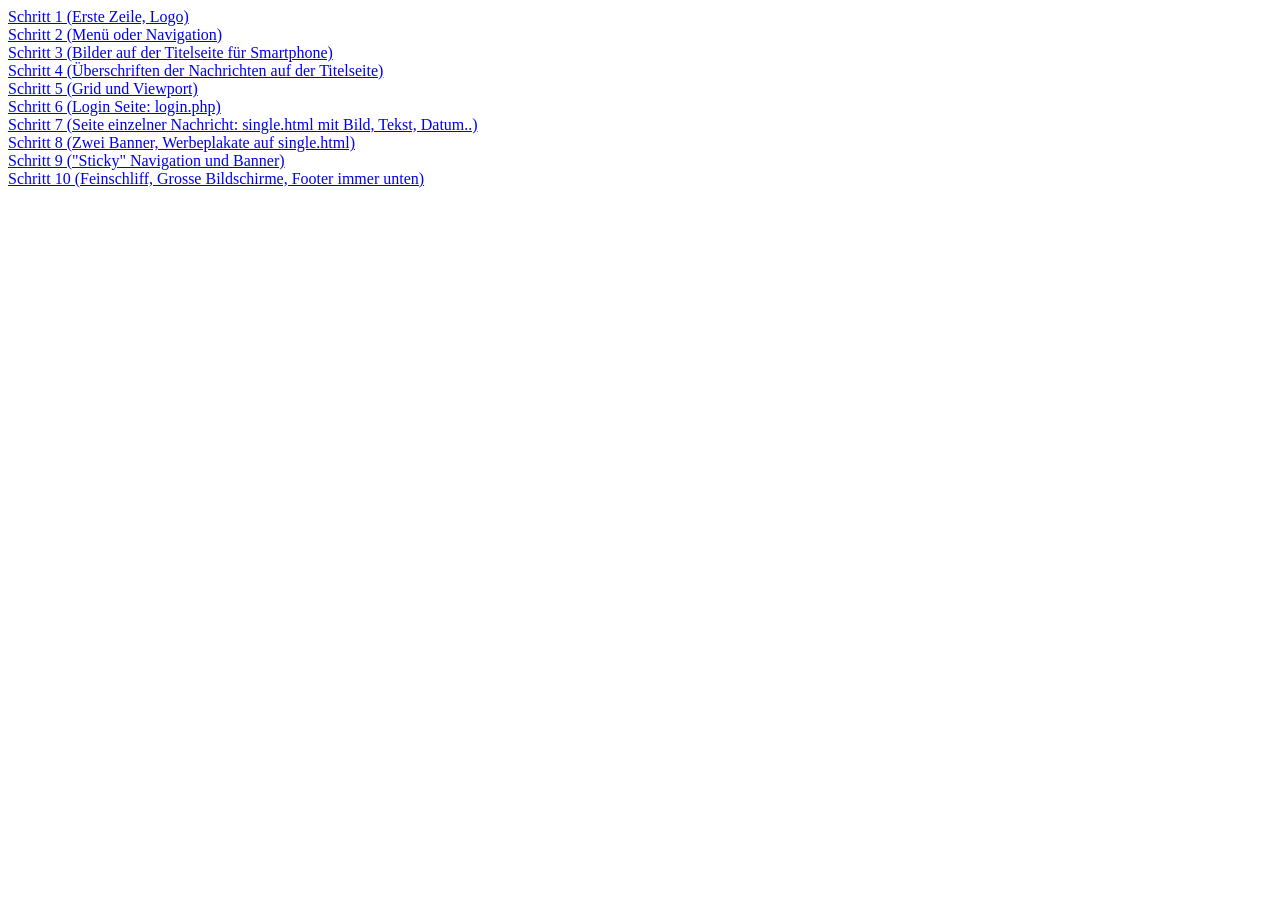
<file: impnews_in_schritten/index.html>
<!DOCTYPE html>
<html lang="en" dir="ltr">
  <head>
    <meta charset="utf-8">
    <title></title>
  </head>
  <body>
    <a href="schritt1/index.html">Schritt 1 (Erste Zeile, Logo)</a><br>
    <a href="schritt2/index.html">Schritt 2 (Menü oder Navigation)</a><br>
    <a href="schritt3/index.html">Schritt 3 (Bilder auf der Titelseite für Smartphone)</a><br>
    <a href="schritt4/index.html">Schritt 4 (Überschriften der Nachrichten auf der Titelseite)</a><br>
    <a href="schritt5/index.html">Schritt 5 (Grid und Viewport)</a><br>
    <a href="schritt6/index.html">Schritt 6 (Login Seite: login.php)</a><br>
    <a href="schritt7/index.html">Schritt 7 (Seite einzelner Nachricht: single.html mit Bild, Tekst, Datum..)</a><br>
    <a href="schritt8/index.html">Schritt 8 (Zwei Banner, Werbeplakate auf single.html)</a><br>
    <a href="schritt9/index.html">Schritt 9 ("Sticky" Navigation und Banner)</a><br>
    <a href="schritt10/index.html">Schritt 10 (Feinschliff, Grosse Bildschirme, Footer immer unten)</a><br>
  </body>
</html>
</file>
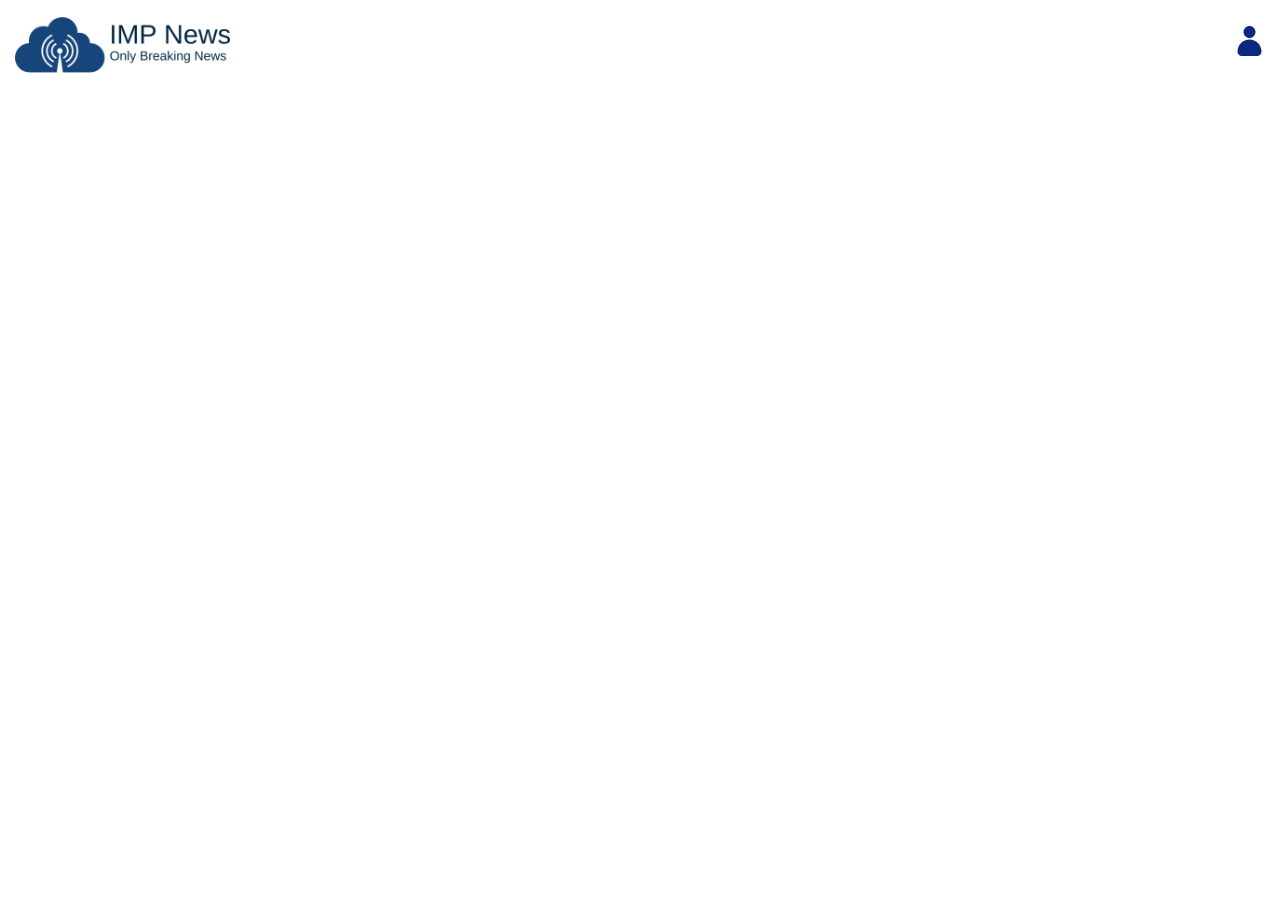
<file: impnews_in_schritten/schritt1/index.html>
<!DOCTYPE html>
<html lang="en">
<head>
    <meta charset="UTF-8">
    <meta http-equiv="X-UA-Compatible" content="IE=edge">
    <meta name="viewport" content="width=device-width, initial-scale=1.0">
    <title>Titelseite</title>

    <link rel="stylesheet" href="css/style.css">

</head>
<body>
    <header>
        <div class="logo">
            <a href="index.html">
                <img src="img/logo_dunkel_blau.PNG" alt="Logo IMP News">
            </a>
        </div>
        <div>
          <a href="login.html">
            <img src="img/benutzerbild.svg" width="45px" height="45px">
          </a>
        </div>
    </header>
  
    <nav>
    </nav>

    <main>
    </main>

    <footer>
    </footer>
</body>
</html>
</file>
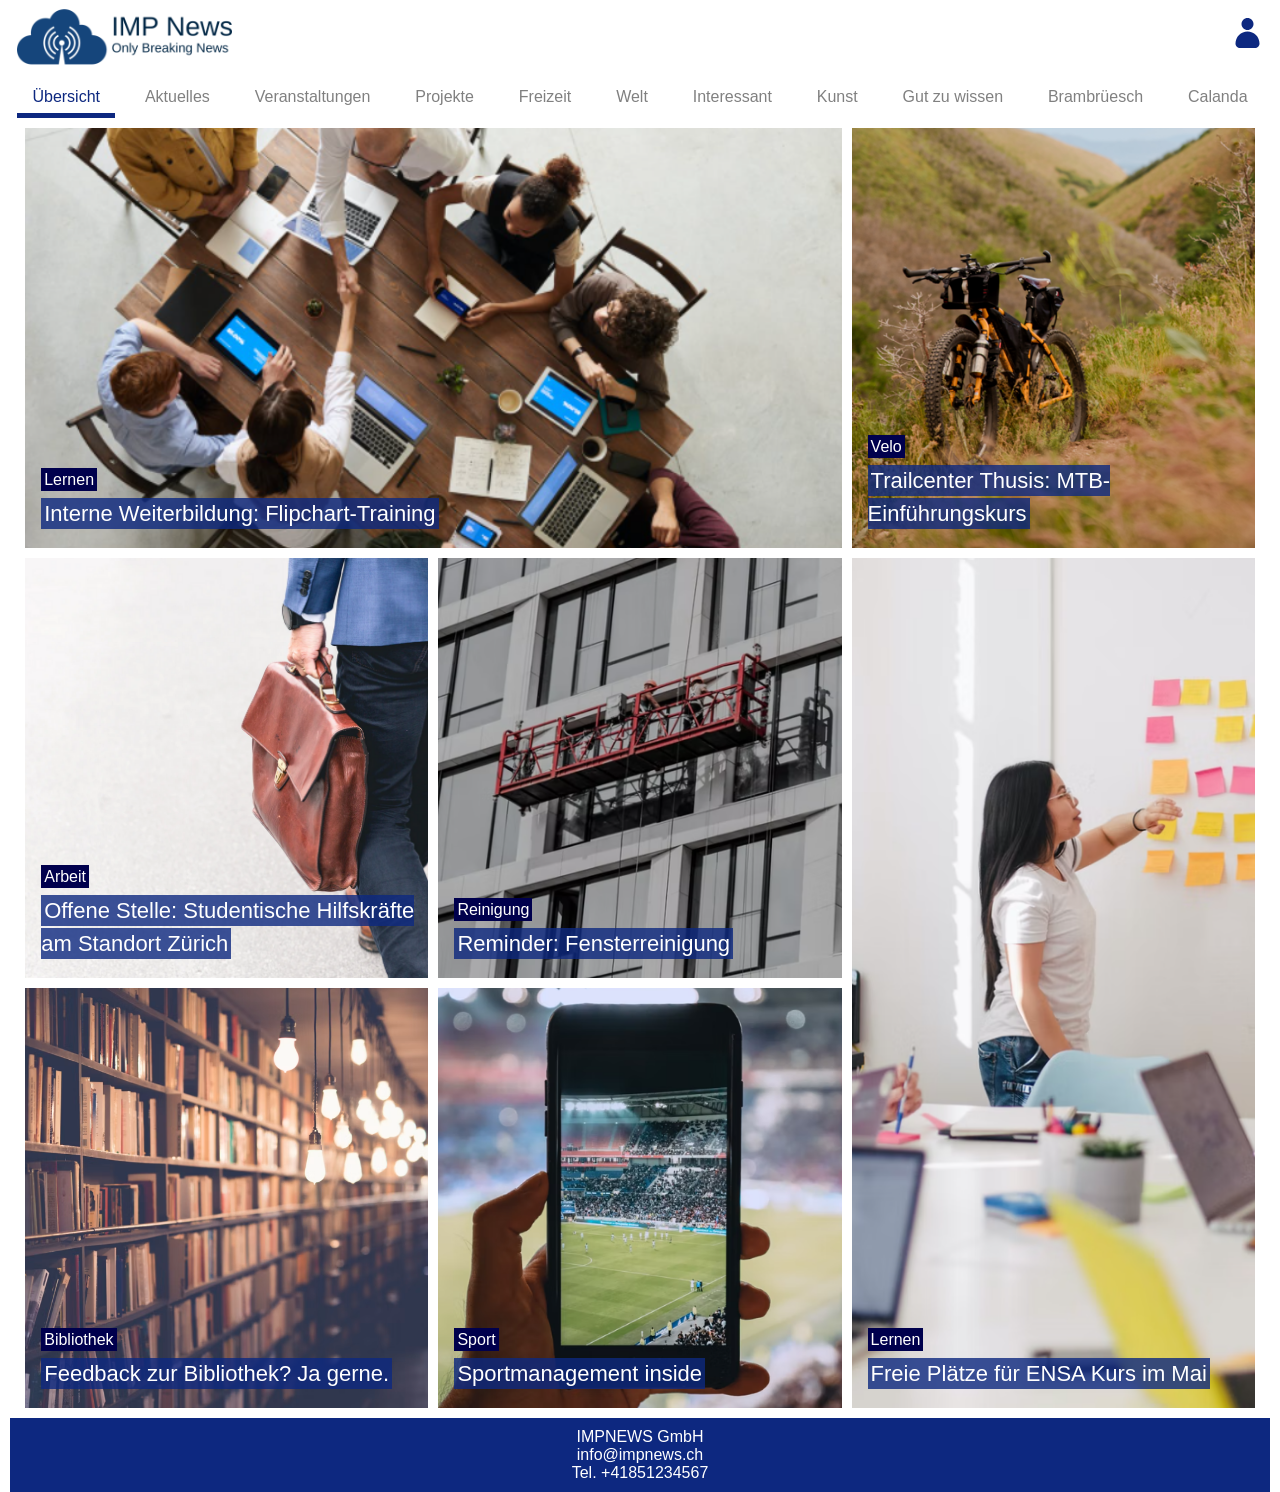
<file: impnews_in_schritten/schritt10/index.html>
<!DOCTYPE html>
<html lang="en">
<head>
    <meta charset="UTF-8">
    <meta http-equiv="X-UA-Compatible" content="IE=edge">
    <meta name="viewport" content="width=device-width, initial-scale=1.0">
    <title>Titelseite</title>

    <link rel="stylesheet" href="css/style.css">

</head>
<body>
    <header>
        <div class="logo">
            <a href="index.html">
                <img src="img/logo_dunkel_blau.PNG" alt="Logo IMP News">
            </a>
        </div>
        <div>
          <a href="login.html">
            <img src="img/benutzerbild.svg" width="45px" height="45px">
          </a>
        </div>
    </header>
  
    <nav>
        <ul class="nav_links">
            <li><a class="aktiver_menuelink" href="index.html">Übersicht</a></li>
            <li><a href="#">Aktuelles</a></li>
            <li><a href="#">Veranstaltungen</a></li>
            <li><a href="#">Projekte</a></li>
            <li><a href="#">Freizeit</a></li>
            <li><a href="#">Welt</a></li>
            <li><a href="#">Interessant</a></li>
            <li><a href="#">Kunst</a></li>
            <li><a href="#">Gut zu wissen</a></li>
            <li><a href="#">Brambrüesch</a></li>
            <li><a href="#">Calanda</a></li>
          </ul>
    </nav>

    <main class="alle_nachrichten_uebersicht">

      <article class="grosse_nachricht">
        <a href="single.html"><img src="img/pic1.PNG" class="nachrichtenbild_titelseite" alt="pic1"></a>
        <div class="zwei_ueberschriften">
            <a class="mini_marker" href="single.html">Lernen</a>
            <h2><a class="marker" href="single.html">Interne Weiterbildung: Flipchart-Training</a></h2>
        </div>
      </article>

      <article class="kleine_nachricht">
        <a href="#"><img src="img/pic2.PNG" class="nachrichtenbild_titelseite" alt="pic2"></a>
        <div class="zwei_ueberschriften">
            <a class="mini_marker" href="#">Velo</a>
            <h2><a class="marker" href="#">Trailcenter Thusis: MTB-Einführungskurs</a></h2>
        </div>
      </article>

      <article class="kleine_nachricht">
        <a href="#"><img src="img/pic3.PNG" class="nachrichtenbild_titelseite" alt="pic3"></a>
        <div class="zwei_ueberschriften">
            <a class="mini_marker" href="#">Arbeit</a>
            <h2><a class="marker" href="#">Offene Stelle: Studentische Hilfskräfte am Standort Zürich</a></h2>
        </div>
      </article>

      <article class="kleine_nachricht">
        <a href="#"><img src="img/pic4.PNG" class="nachrichtenbild_titelseite" alt="pic4"></a>
        <div class="zwei_ueberschriften">
            <a class="mini_marker" href="#">Reinigung</a>
            <h2><a class="marker" href="#">Reminder: Fensterreinigung</a></h2>
        </div>
      </article>

      <article class="grosse_nachricht_vertikal">
        <a href="#"><img src="img/pic5.PNG" class="nachrichtenbild_titelseite" alt="pic5"></a>
        <div class="zwei_ueberschriften">
            <a class="mini_marker" href="#">Lernen</a>
            <h2><a class="marker" href="#">Freie Plätze für ENSA Kurs im Mai</a></h2>
        </div>
      </article>

      <article class="kleine_nachricht">
        <a href="#"><img src="img/pic6.PNG" class="nachrichtenbild_titelseite" alt="pic6"></a>
        <div class="zwei_ueberschriften">
            <a class="mini_marker" href="#">Bibliothek</a>
            <h2><a class="marker" href="#">Feedback zur Bibliothek? Ja gerne.</a></h2>
        </div>
      </article>

      <article class="kleine_nachricht">
        <a href="#"><img src="img/pic7.PNG" class="nachrichtenbild_titelseite" alt="pic7"></a>
        <div class="zwei_ueberschriften">
            <a class="mini_marker" href="#">Sport</a>
            <h2><a class="marker" href="#">Sportmanagement inside</a></h2>
        </div>
      </article>

  </main>

  <footer>
    IMPNEWS GmbH<br>
    <a href="mailto:info@impnews.ch" style="color:white">info@impnews.ch</a><br>
    Tel. +41851234567
  </footer>
</body>
</html>
</file>
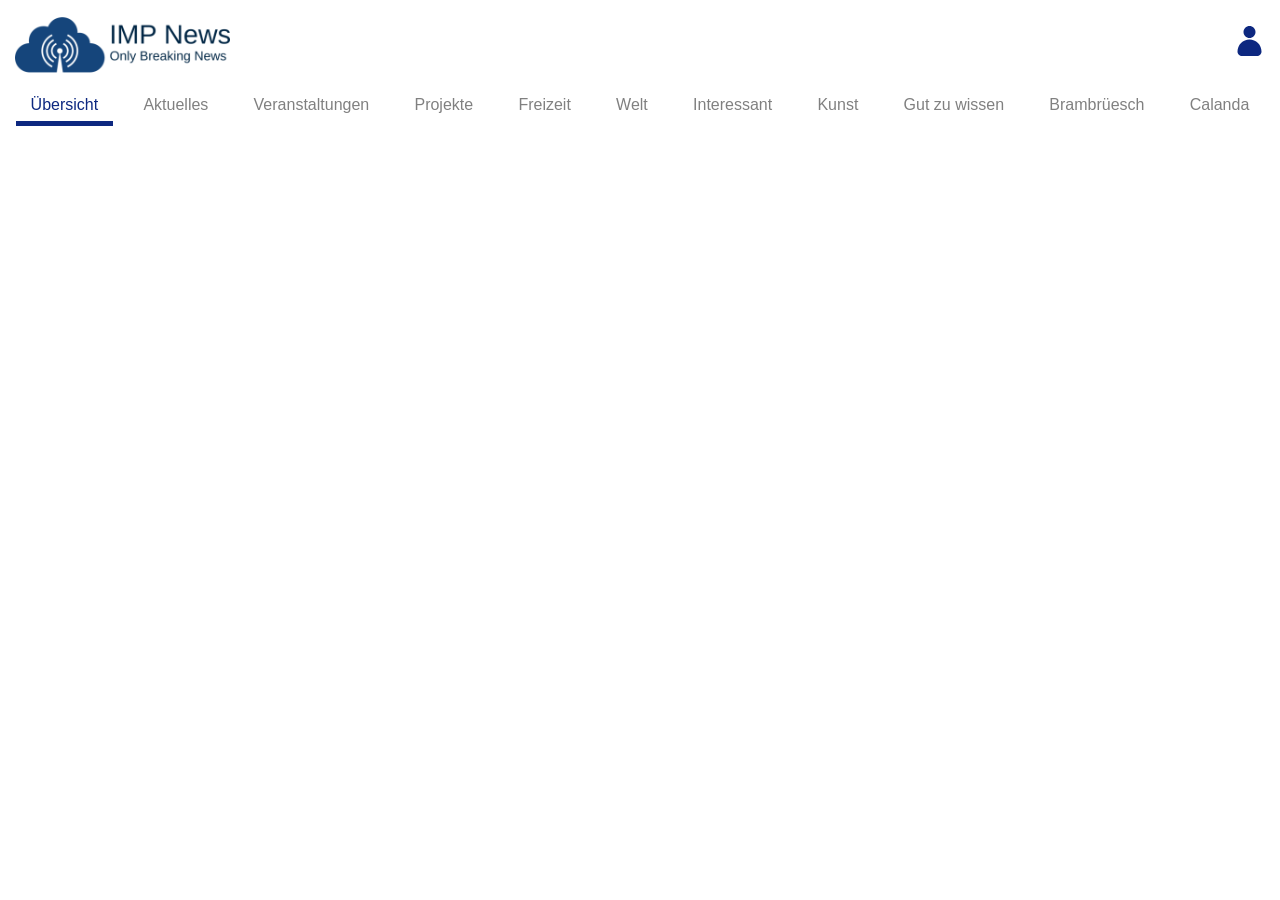
<file: impnews_in_schritten/schritt2/index.html>
<!DOCTYPE html>
<html lang="en">
<head>
    <meta charset="UTF-8">
    <meta http-equiv="X-UA-Compatible" content="IE=edge">
    <meta name="viewport" content="width=device-width, initial-scale=1.0">
    <title>Titelseite</title>

    <link rel="stylesheet" href="css/style.css">

</head>
<body>
    <header>
        <div class="logo">
            <a href="index.html">
                <img src="img/logo_dunkel_blau.PNG" alt="Logo IMP News">
            </a>
        </div>
        <div>
          <a href="login.html">
            <img src="img/benutzerbild.svg" width="45px" height="45px">
          </a>
        </div>
    </header>
  
    <nav>
        <ul class="nav_links">
            <li><a class="aktiver_menuelink" href="index.html">Übersicht</a></li>
            <li><a href="#">Aktuelles</a></li>
            <li><a href="#">Veranstaltungen</a></li>
            <li><a href="#">Projekte</a></li>
            <li><a href="#">Freizeit</a></li>
            <li><a href="#">Welt</a></li>
            <li><a href="#">Interessant</a></li>
            <li><a href="#">Kunst</a></li>
            <li><a href="#">Gut zu wissen</a></li>
            <li><a href="#">Brambrüesch</a></li>
            <li><a href="#">Calanda</a></li>
          </ul>
    </nav>

    <main>
    </main>

    <footer>
    </footer>
</body>
</html>
</file>
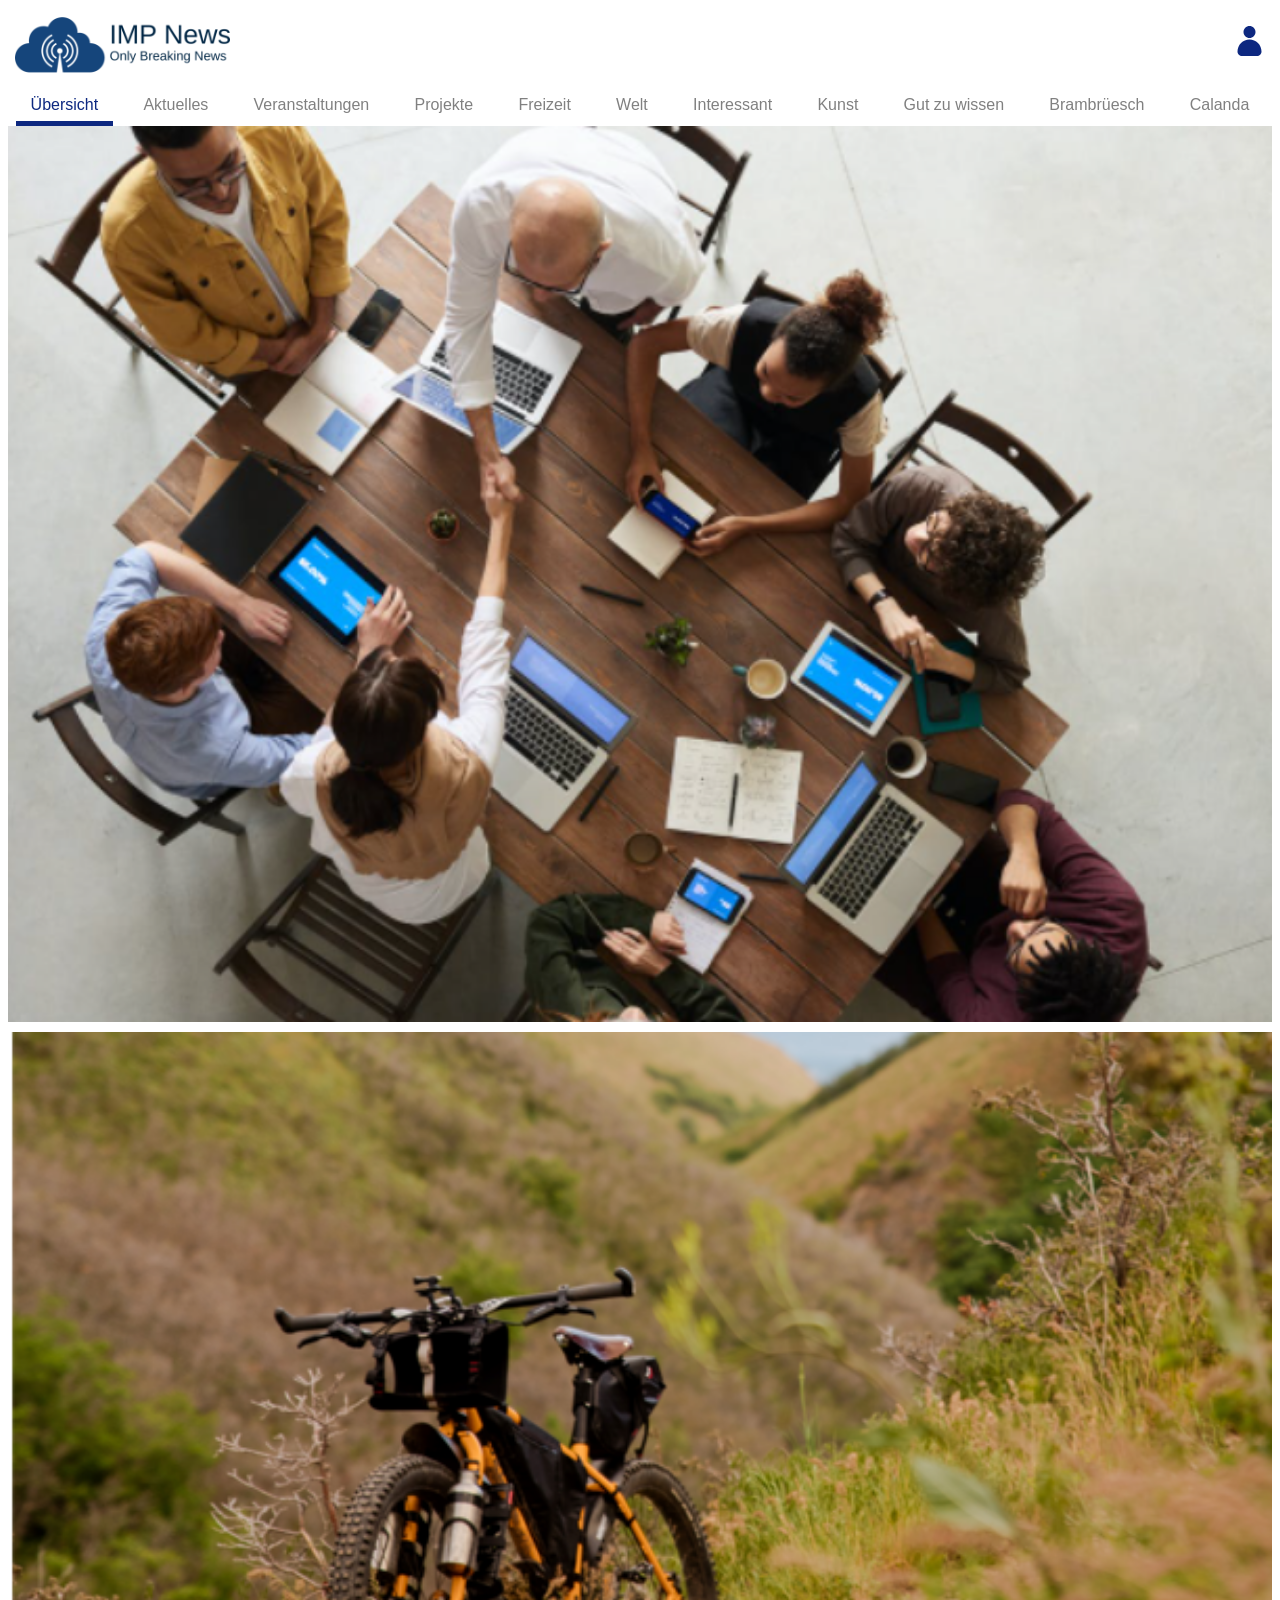
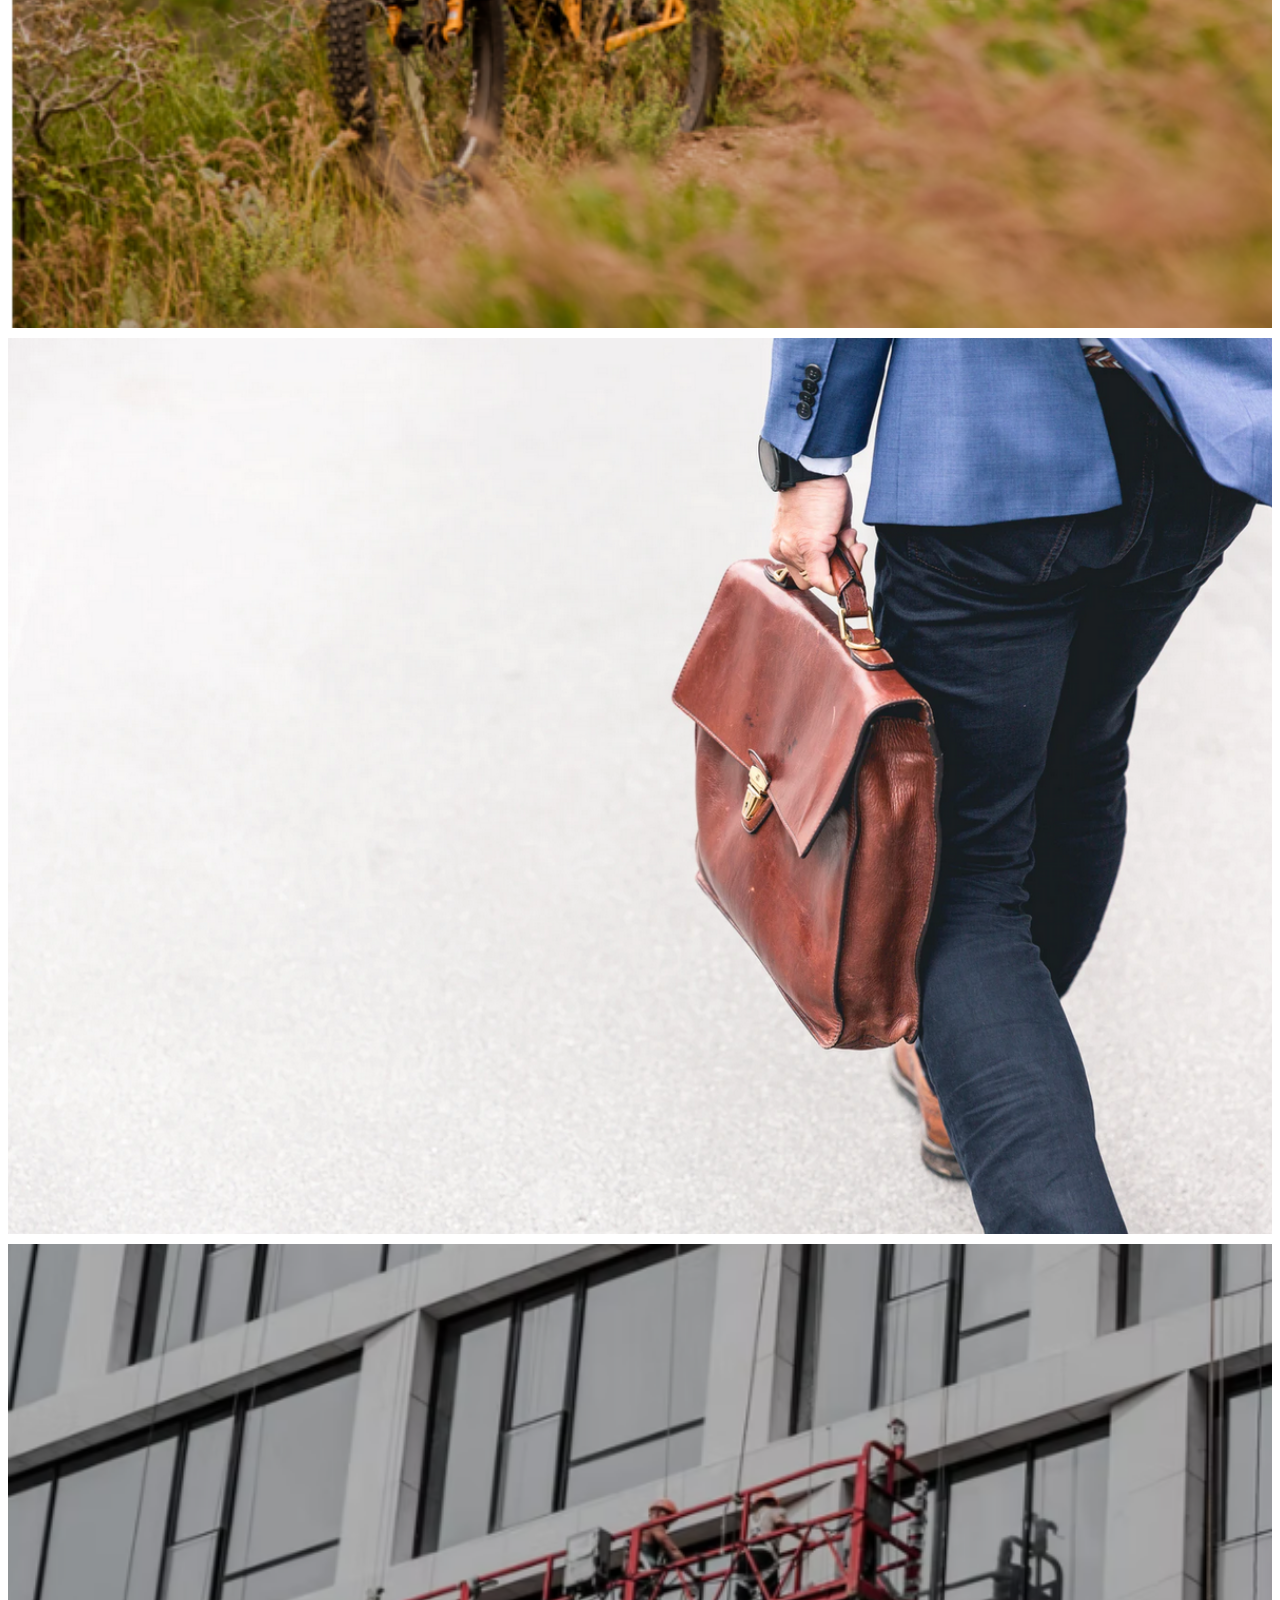
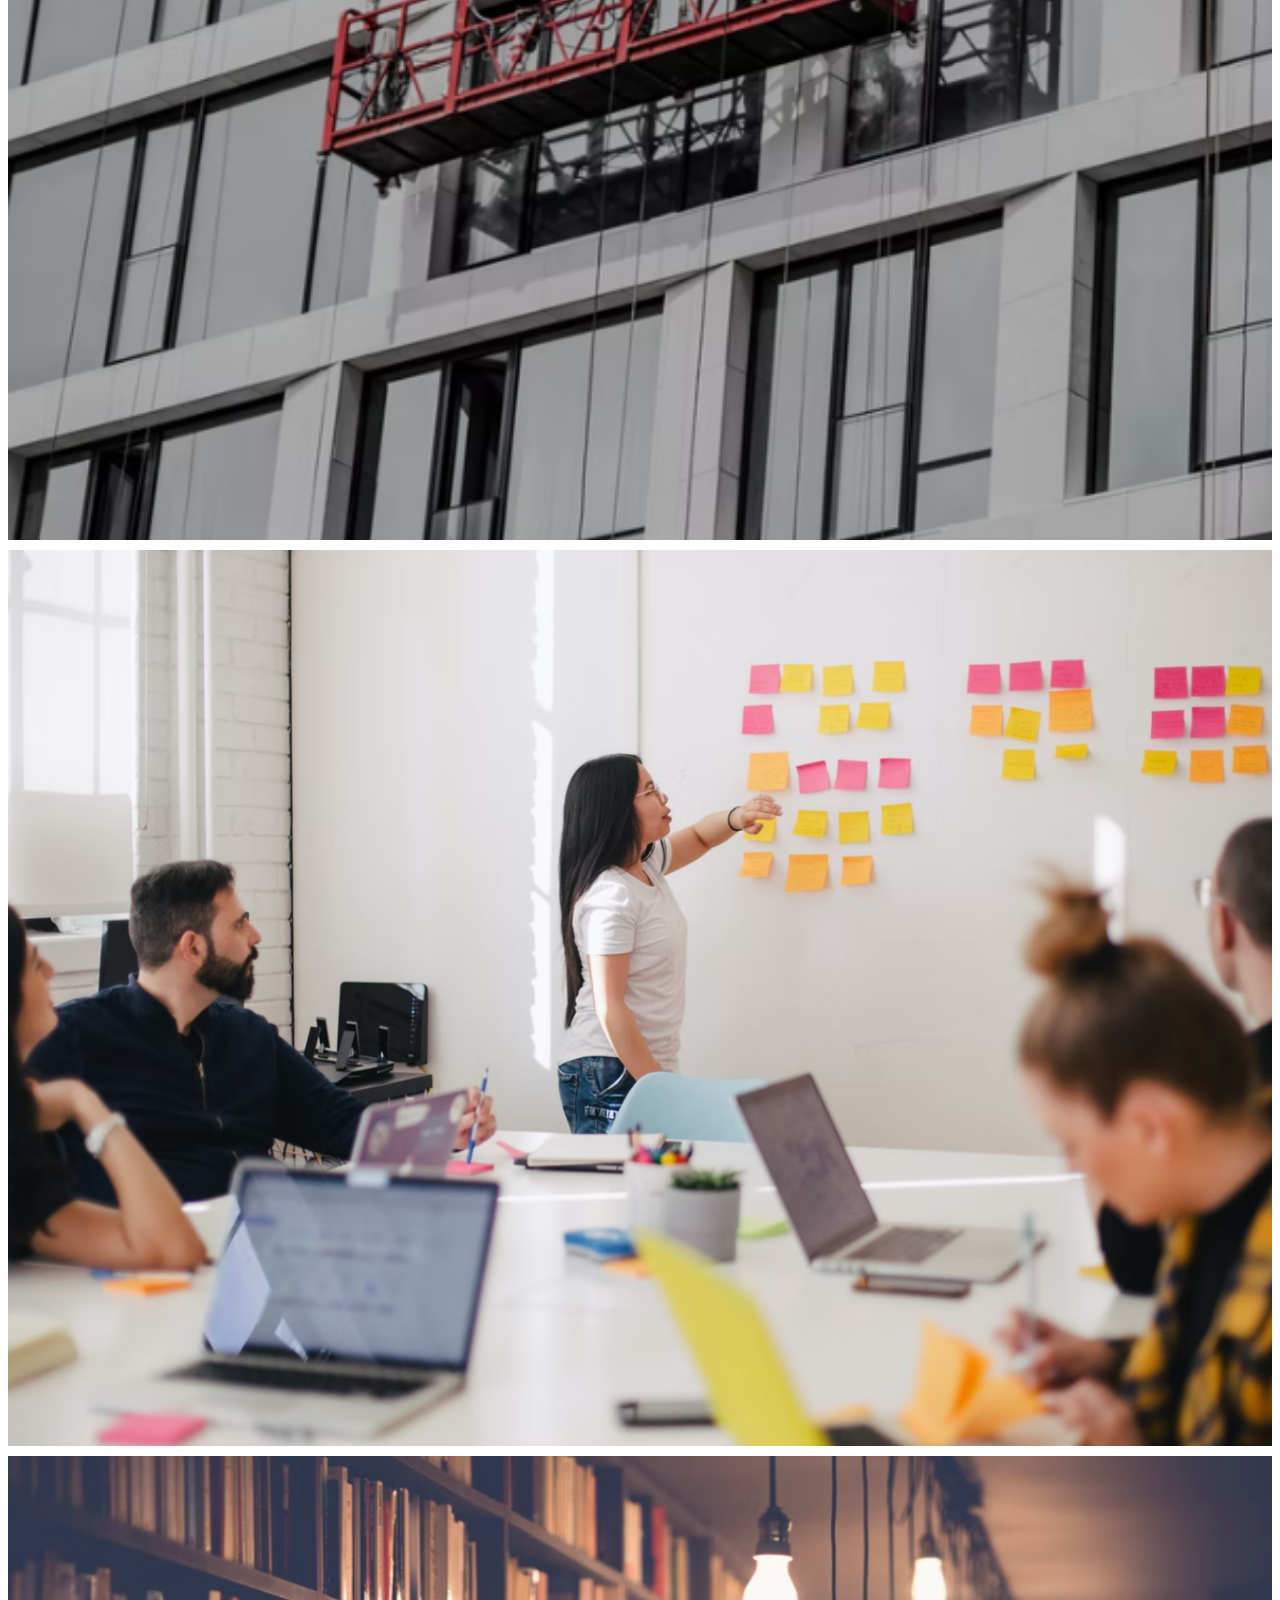
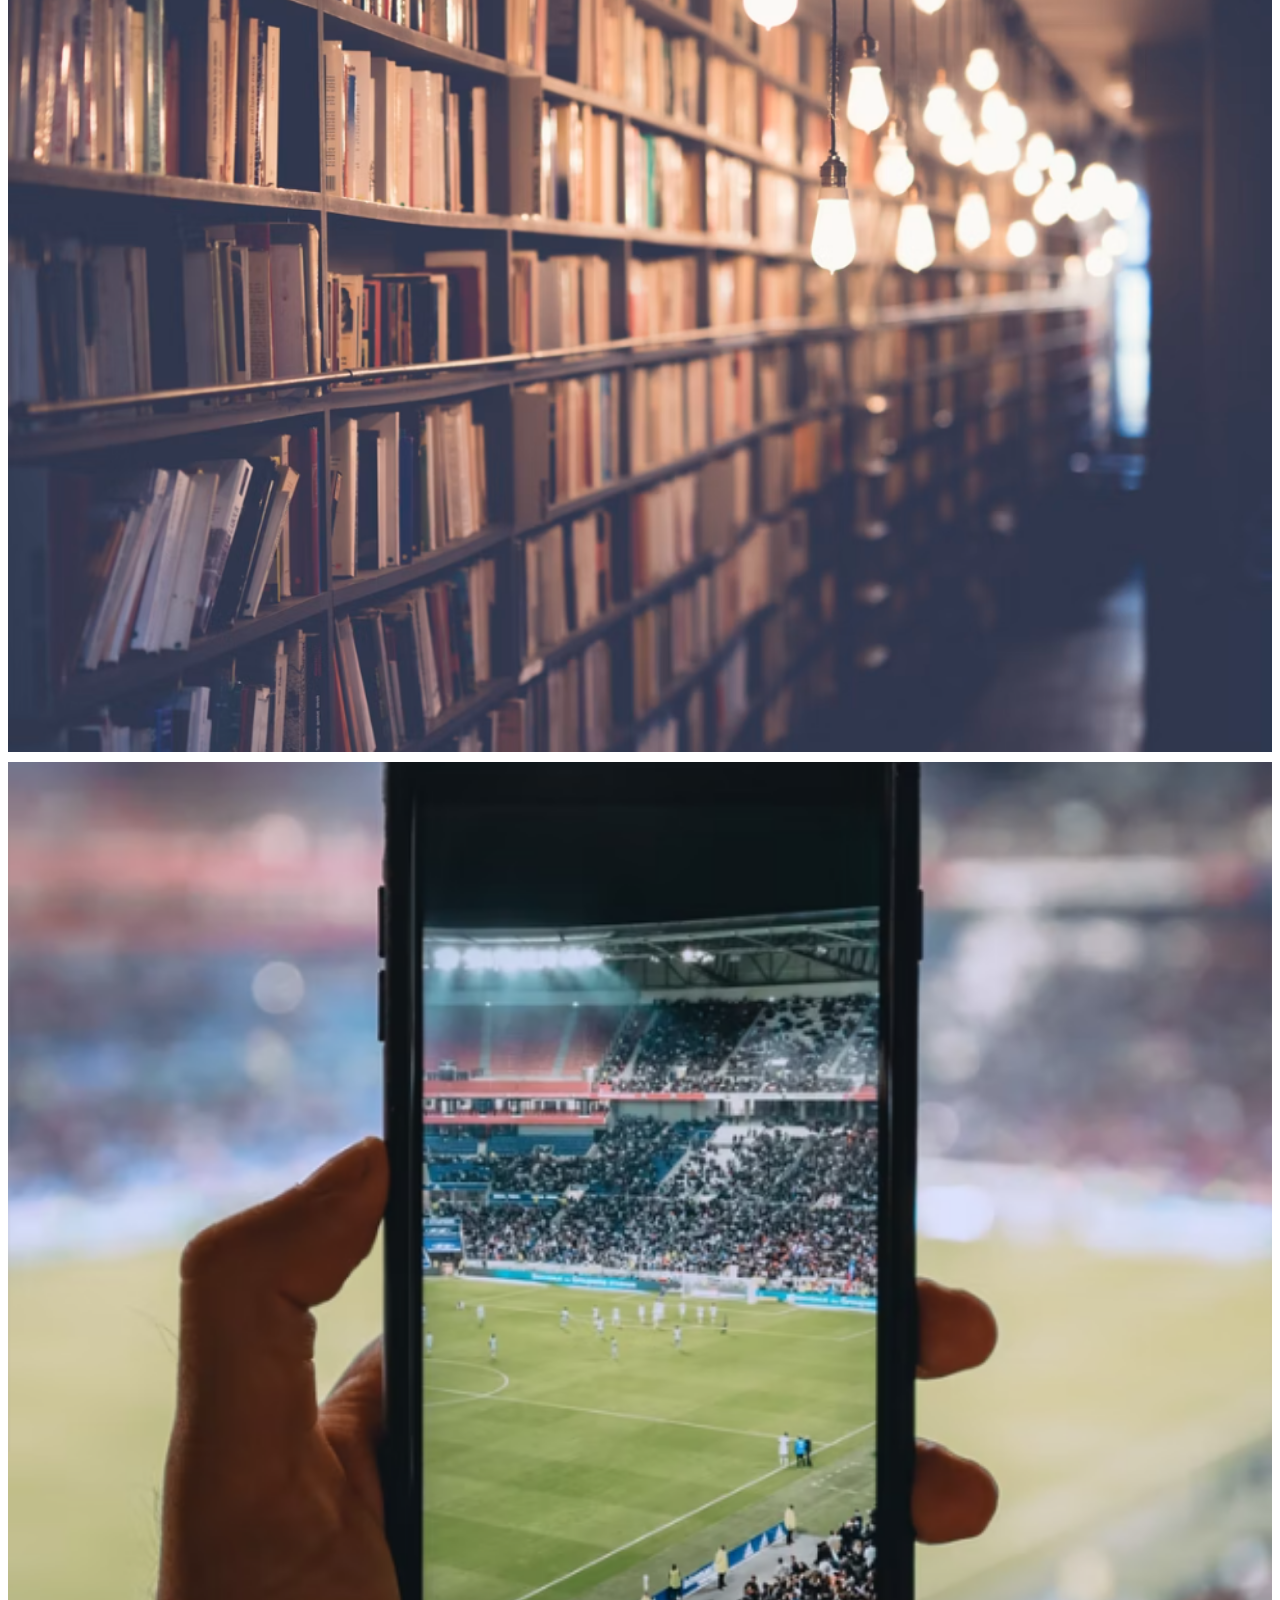
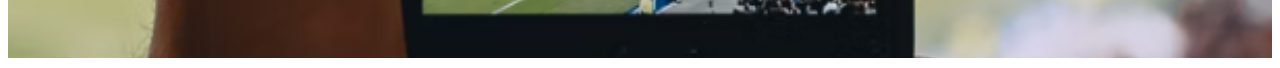
<file: impnews_in_schritten/schritt3/index.html>
<!DOCTYPE html>
<html lang="en">
<head>
    <meta charset="UTF-8">
    <meta http-equiv="X-UA-Compatible" content="IE=edge">
    <meta name="viewport" content="width=device-width, initial-scale=1.0">
    <title>Titelseite</title>

    <link rel="stylesheet" href="css/style.css">

</head>
<body>
    <header>
        <div class="logo">
            <a href="index.html">
                <img src="img/logo_dunkel_blau.PNG" alt="Logo IMP News">
            </a>
        </div>
        <div>
          <a href="login.html">
            <img src="img/benutzerbild.svg" width="45px" height="45px">
          </a>
        </div>
    </header>
  
    <nav>
        <ul class="nav_links">
            <li><a class="aktiver_menuelink" href="index.html">Übersicht</a></li>
            <li><a href="#">Aktuelles</a></li>
            <li><a href="#">Veranstaltungen</a></li>
            <li><a href="#">Projekte</a></li>
            <li><a href="#">Freizeit</a></li>
            <li><a href="#">Welt</a></li>
            <li><a href="#">Interessant</a></li>
            <li><a href="#">Kunst</a></li>
            <li><a href="#">Gut zu wissen</a></li>
            <li><a href="#">Brambrüesch</a></li>
            <li><a href="#">Calanda</a></li>
          </ul>
    </nav>

    <main class="alle_nachrichten_uebersicht">

        <article class="grosse_nachricht">
          <a href="single.html"><img src="img/pic1.PNG" class="nachrichtenbild_titelseite" alt="pic1"></a>
        </article>

        <article class="kleine_nachricht">
          <a href="#"><img src="img/pic2.PNG" class="nachrichtenbild_titelseite" alt="pic2"></a>
        </article>

        <article class="kleine_nachricht">
          <a href="#"><img src="img/pic3.PNG" class="nachrichtenbild_titelseite" alt="pic3"></a>
        </article>

        <article class="kleine_nachricht">
          <a href="#"><img src="img/pic4.PNG" class="nachrichtenbild_titelseite" alt="pic4"></a>
        </article>

        <article class="grosse_nachricht_vertikal">
          <a href="#"><img src="img/pic5.PNG" class="nachrichtenbild_titelseite" alt="pic5"></a>
        </article>

        <article class="kleine_nachricht">
          <a href="#"><img src="img/pic6.PNG" class="nachrichtenbild_titelseite" alt="pic6"></a>
        </article>

        <article class="kleine_nachricht">
          <a href="#"><img src="img/pic7.PNG" class="nachrichtenbild_titelseite" alt="pic7"></a>
        </article>

    </main>

    <footer>
    </footer>
</body>
</html>
</file>
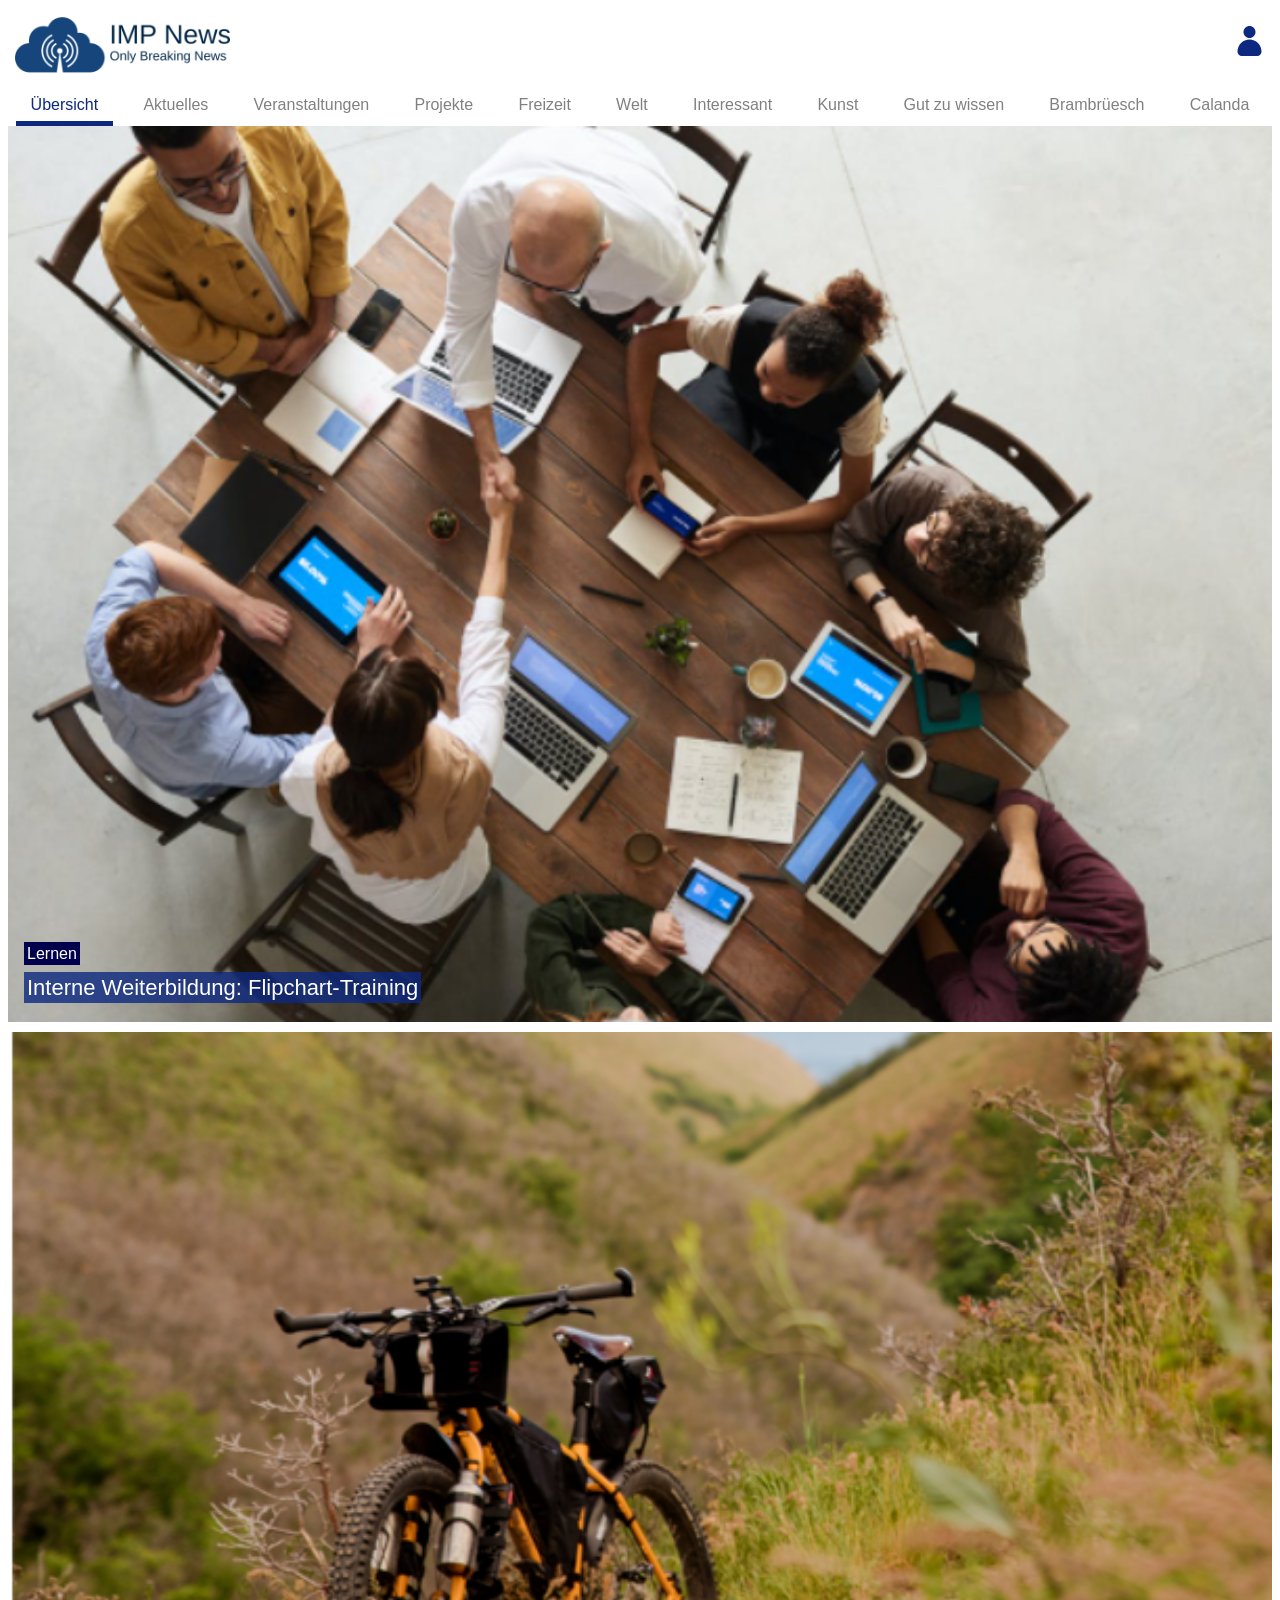
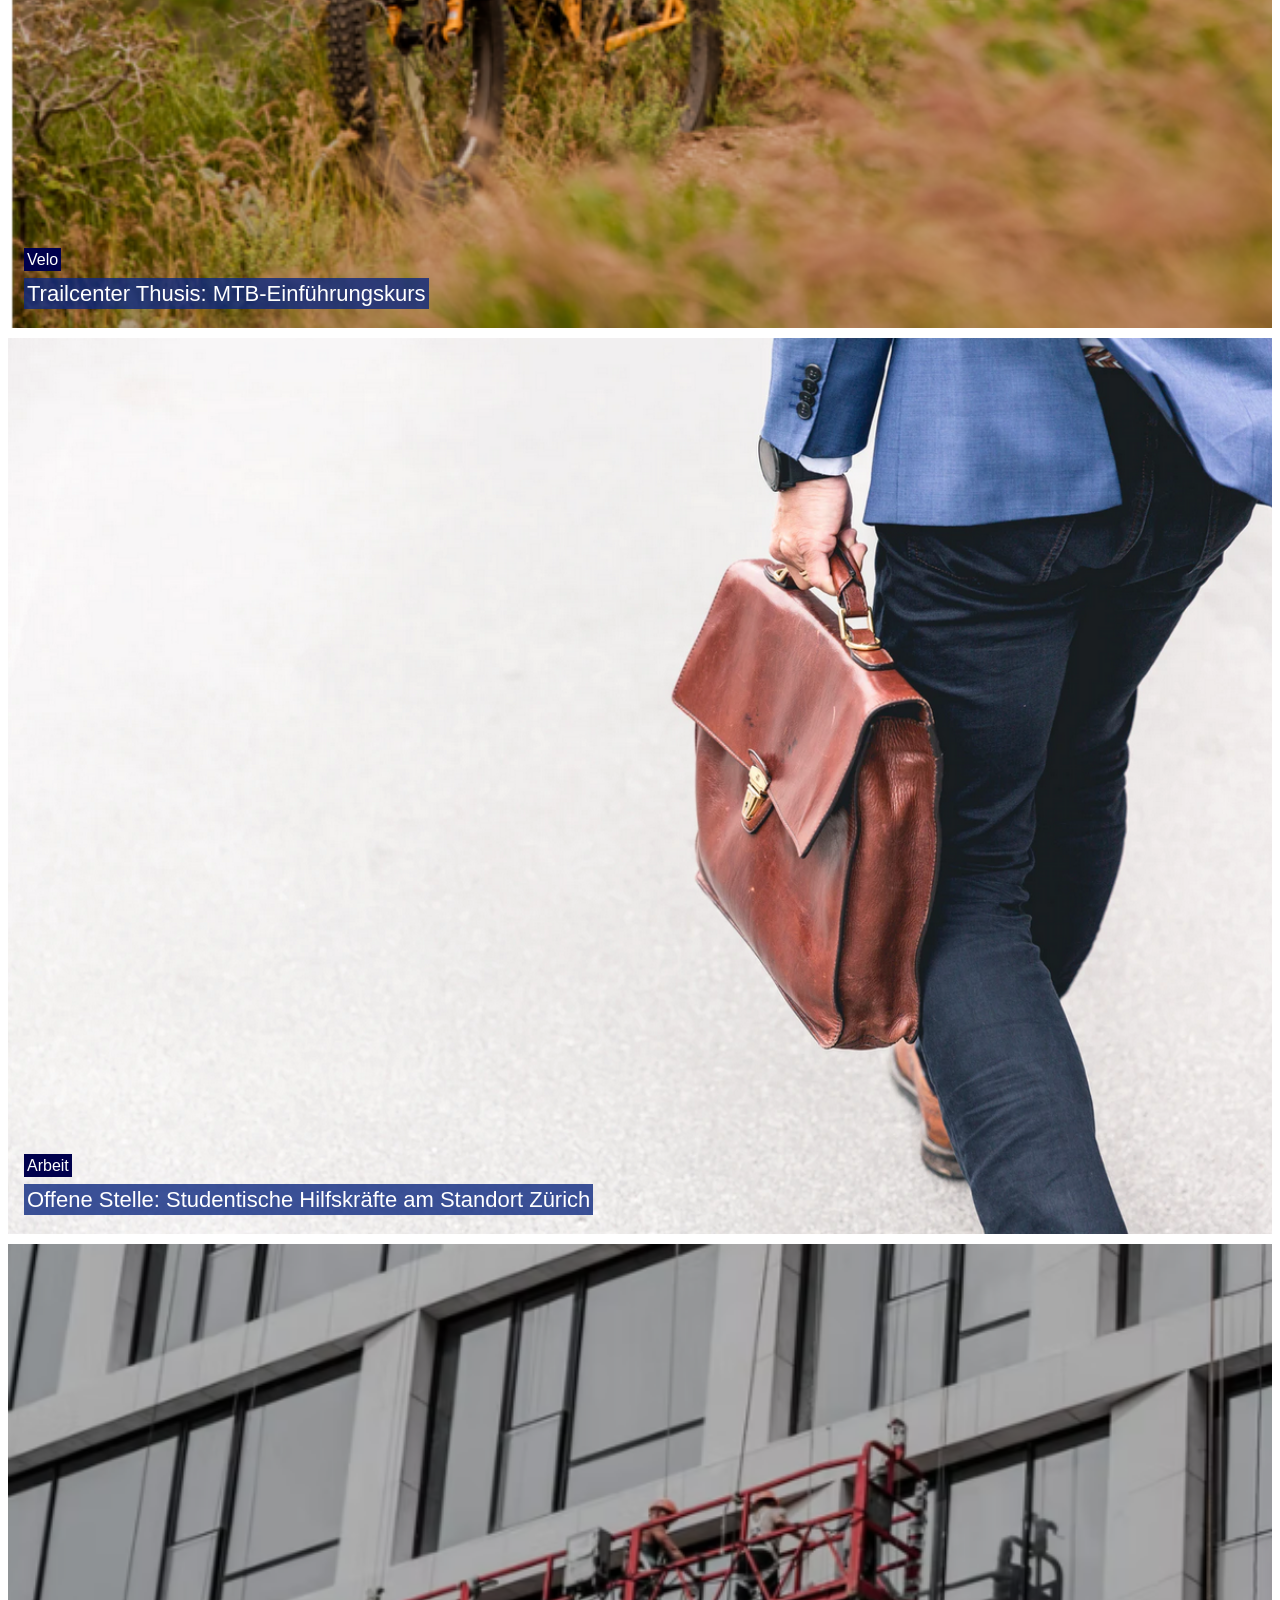
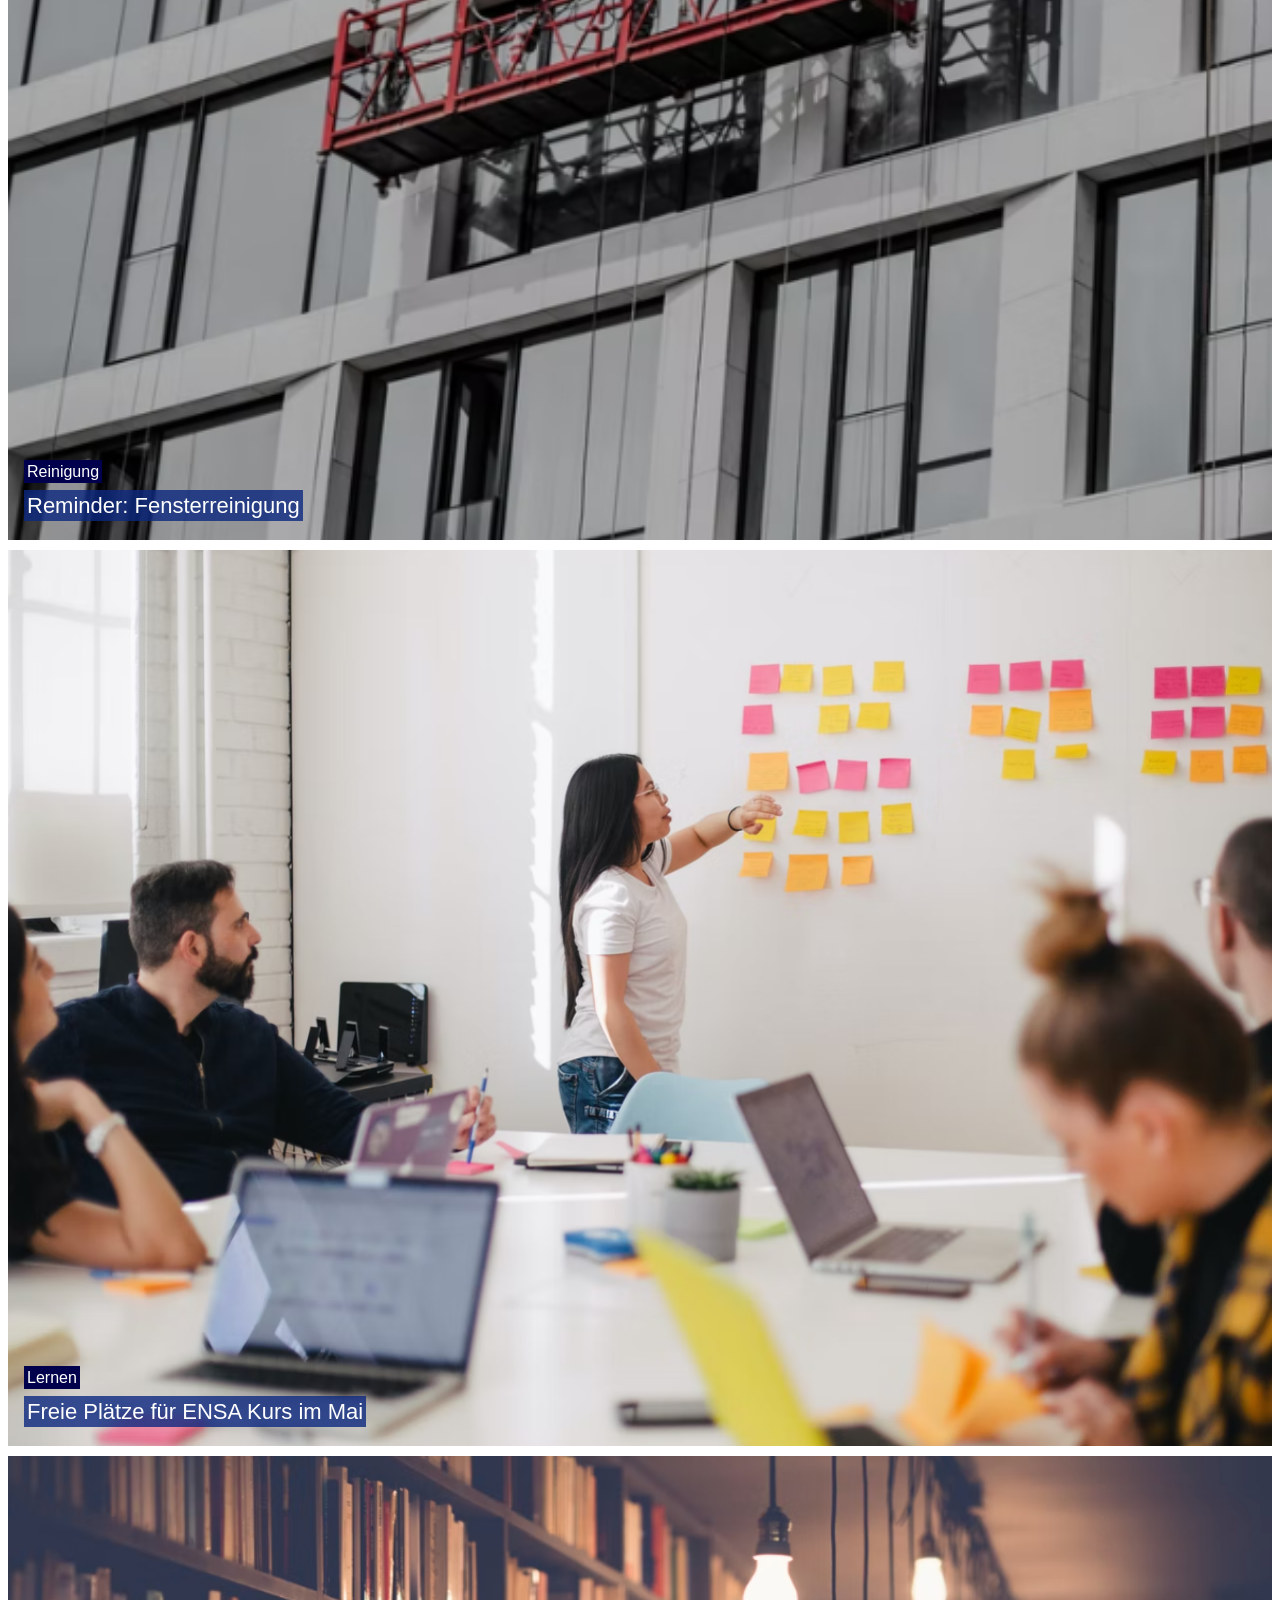
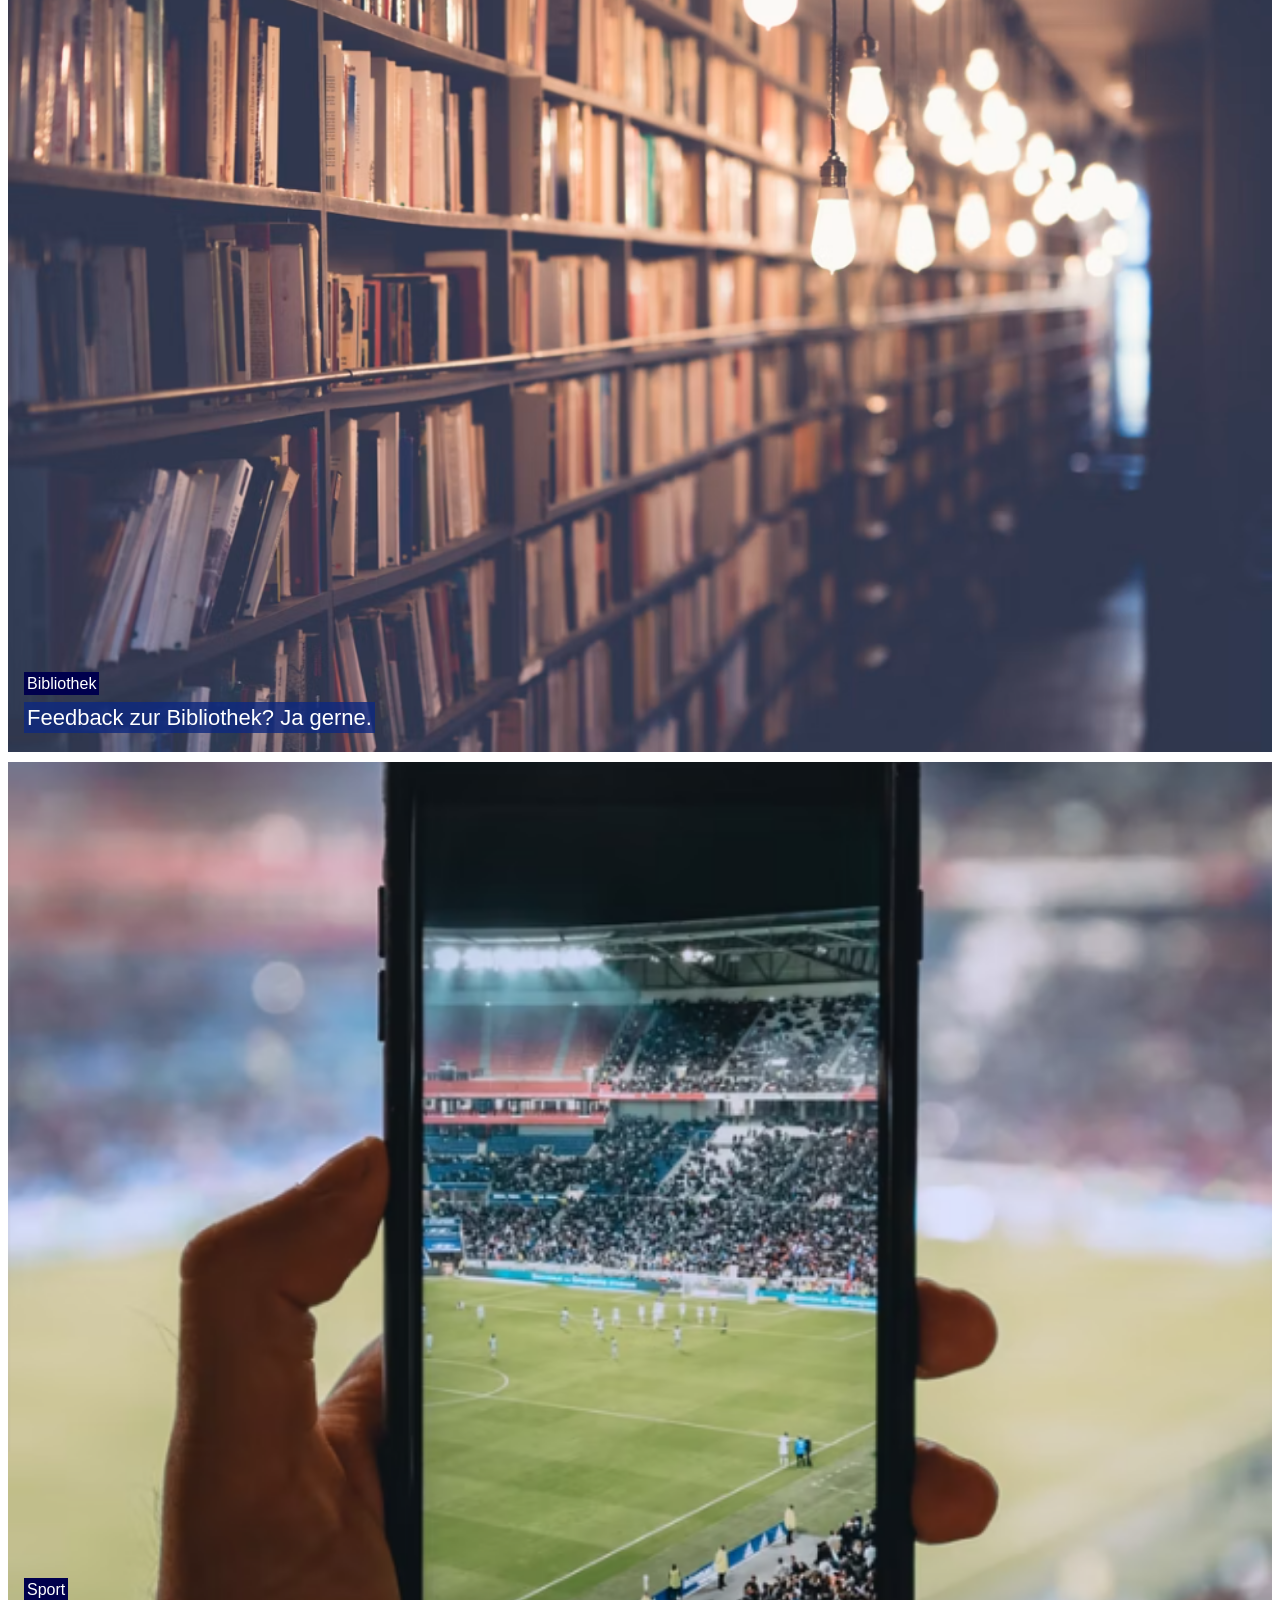
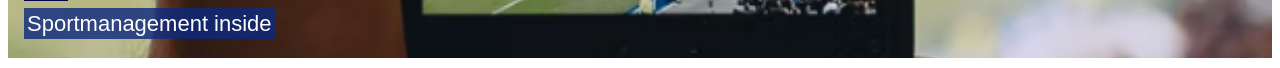
<file: impnews_in_schritten/schritt4/index.html>
<!DOCTYPE html>
<html lang="en">
<head>
    <meta charset="UTF-8">
    <meta http-equiv="X-UA-Compatible" content="IE=edge">
    <meta name="viewport" content="width=device-width, initial-scale=1.0">
    <title>Titelseite</title>

    <link rel="stylesheet" href="css/style.css">

</head>
<body>
    <header>
        <div class="logo">
            <a href="index.html">
                <img src="img/logo_dunkel_blau.PNG" alt="Logo IMP News">
            </a>
        </div>
        <div>
          <a href="login.html">
            <img src="img/benutzerbild.svg" width="45px" height="45px">
          </a>
        </div>
    </header>
  
    <nav>
        <ul class="nav_links">
            <li><a class="aktiver_menuelink" href="index.html">Übersicht</a></li>
            <li><a href="#">Aktuelles</a></li>
            <li><a href="#">Veranstaltungen</a></li>
            <li><a href="#">Projekte</a></li>
            <li><a href="#">Freizeit</a></li>
            <li><a href="#">Welt</a></li>
            <li><a href="#">Interessant</a></li>
            <li><a href="#">Kunst</a></li>
            <li><a href="#">Gut zu wissen</a></li>
            <li><a href="#">Brambrüesch</a></li>
            <li><a href="#">Calanda</a></li>
          </ul>
    </nav>

    <main class="alle_nachrichten_uebersicht">

      <article class="grosse_nachricht">
        <a href="single.html"><img src="img/pic1.PNG" class="nachrichtenbild_titelseite" alt="pic1"></a>
        <div class="zwei_ueberschriften">
            <a class="mini_marker" href="single.html">Lernen</a>
            <h2><a class="marker" href="single.html">Interne Weiterbildung: Flipchart-Training</a></h2>
        </div>
      </article>

      <article class="kleine_nachricht">
        <a href="#"><img src="img/pic2.PNG" class="nachrichtenbild_titelseite" alt="pic2"></a>
        <div class="zwei_ueberschriften">
            <a class="mini_marker" href="#">Velo</a>
            <h2><a class="marker" href="#">Trailcenter Thusis: MTB-Einführungskurs</a></h2>
        </div>
      </article>

      <article class="kleine_nachricht">
        <a href="#"><img src="img/pic3.PNG" class="nachrichtenbild_titelseite" alt="pic3"></a>
        <div class="zwei_ueberschriften">
            <a class="mini_marker" href="#">Arbeit</a>
            <h2><a class="marker" href="#">Offene Stelle: Studentische Hilfskräfte am Standort Zürich</a></h2>
        </div>
      </article>

      <article class="kleine_nachricht">
        <a href="#"><img src="img/pic4.PNG" class="nachrichtenbild_titelseite" alt="pic4"></a>
        <div class="zwei_ueberschriften">
            <a class="mini_marker" href="#">Reinigung</a>
            <h2><a class="marker" href="#">Reminder: Fensterreinigung</a></h2>
        </div>
      </article>

      <article class="grosse_nachricht_vertikal">
        <a href="#"><img src="img/pic5.PNG" class="nachrichtenbild_titelseite" alt="pic5"></a>
        <div class="zwei_ueberschriften">
            <a class="mini_marker" href="#">Lernen</a>
            <h2><a class="marker" href="#">Freie Plätze für ENSA Kurs im Mai</a></h2>
        </div>
      </article>

      <article class="kleine_nachricht">
        <a href="#"><img src="img/pic6.PNG" class="nachrichtenbild_titelseite" alt="pic6"></a>
        <div class="zwei_ueberschriften">
            <a class="mini_marker" href="#">Bibliothek</a>
            <h2><a class="marker" href="#">Feedback zur Bibliothek? Ja gerne.</a></h2>
        </div>
      </article>

      <article class="kleine_nachricht">
        <a href="#"><img src="img/pic7.PNG" class="nachrichtenbild_titelseite" alt="pic7"></a>
        <div class="zwei_ueberschriften">
            <a class="mini_marker" href="#">Sport</a>
            <h2><a class="marker" href="#">Sportmanagement inside</a></h2>
        </div>
      </article>

  </main>

    <footer>
    </footer>
</body>
</html>
</file>
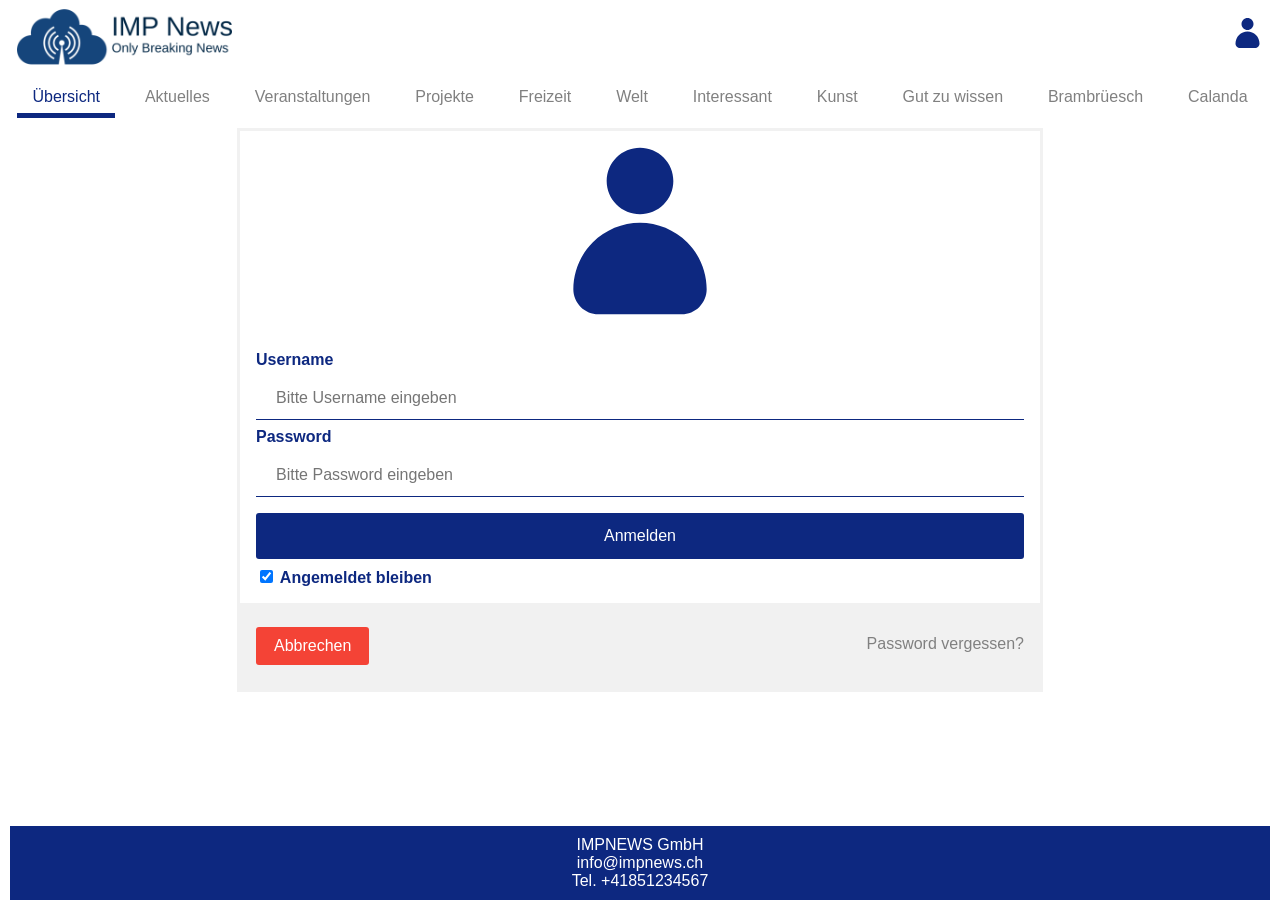
<file: impnews_in_schritten/schritt10/login.html>
<!DOCTYPE html>
<html lang="de" dir="ltr">
  <head>
    <meta charset="utf-8">
    <title>IMP News</title>
    <link rel="stylesheet" href="css/style.css">
    <meta name="viewport" content="width=device-width, initial-scale=1.0">
  </head>
  <body>

    <header>
      <div class="logo">
        <a href="index.html"><img class="logo" src="img/logo_dunkel_blau.PNG"  alt="Logo IMP News"></a>
      </div>
      <div>
        <!--<a class="cta" href="login.html"><button>Anmelden</button></a>-->
        <a href="login.html">
          <img src="img/benutzerbild.svg" width="45px" height="45px">
        </a><!--analysieren-->
      </div>
    </header>

    <nav>
      <ul class="nav_links">
        <li><a class="aktiver_menuelink" href="index.html">Übersicht</a></li>
        <li><a href="#">Aktuelles</a></li>
        <li><a href="#">Veranstaltungen</a></li>
        <li><a  href="#">Projekte</a></li>
        <li><a href="#">Freizeit</a></li>
        <li><a href="#">Welt</a></li>
        <li><a href="#">Interessant</a></li>
        <li><a href="#">Kunst</a></li>
        <li><a href="#">Gut zu wissen</a></li>
        <li><a  href="#">Brambrüesch</a></li>
        <li><a href="#">Calanda</a></li>
      </ul>
    </nav>

    <main>
      <div class="login_form">
        <!-- inspired by https://www.w3schools.com/howto/howto_css_login_form.asp, https://www.w3schools.com/howto/tryit.asp?filename=tryhow_css_login_form -->

        <form action="/action_page.php" method="post">
          <div class="container_benutzerbild">
            <!--https://freeicons.io/benutzerbilds-2/benutzerbild-icon-44136-->
            <!--<img src="img/avatar2.svg" alt="Avatar" class="avatar">-->
            <img src="img/benutzerbild.svg" width="250px" height="250px">
          </div>

          <div class="container">
            <label for="uname">Username</label>
            <input type="text" placeholder="Bitte Username eingeben" name="uname" id="uname" required>

            <label for="psw">Password</label>
            <input type="password" placeholder="Bitte Password eingeben" name="psw" id="psw" required>

            <button type="submit">Anmelden</button>
            <label>
              <input type="checkbox" checked="checked" name="remember"> Angemeldet bleiben
            </label>
          </div>

          <div class="container" style="background-color:#f1f1f1">
            <button type="button" class="cancelbtn">Abbrechen</button>
            <span class="psw"><a href="#">Password vergessen?</a></span>
          </div>
        </form>
      </div>
    </main>

    <footer>
      IMPNEWS GmbH<br>
      <a href="mailto:info@impnews.ch" style="color:white">info@impnews.ch</a><br>
      Tel. +41851234567
    </footer>

  </body>
</html>
</file>
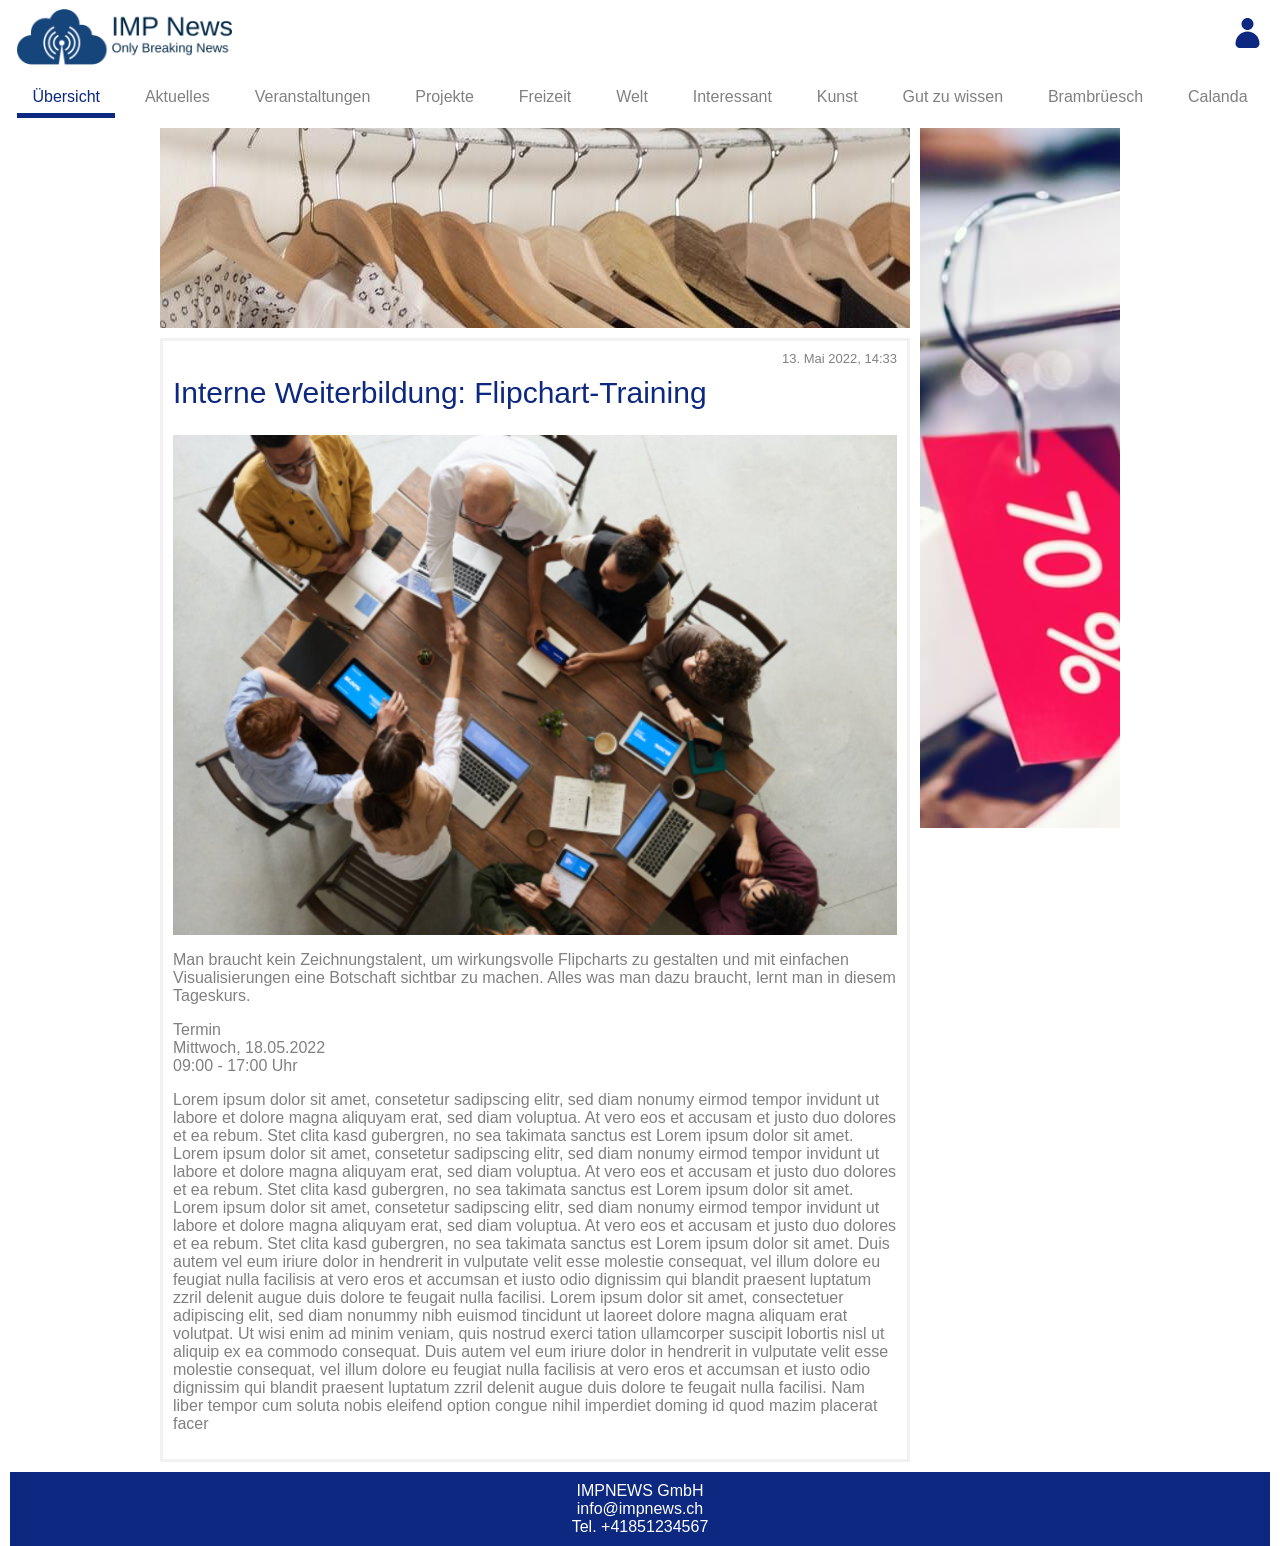
<file: impnews_in_schritten/schritt10/single.html>
<!DOCTYPE html>
<html lang="en">
<head>
    <meta charset="UTF-8">
    <meta http-equiv="X-UA-Compatible" content="IE=edge">
    <meta name="viewport" content="width=device-width, initial-scale=1.0">
    <title>Nachricht</title>

    <link rel="stylesheet" href="css/style.css">

</head>
<body>
    <header>
        <div class="logo">
            <a href="index.html">
                <img src="img/logo_dunkel_blau.PNG" alt="Logo IMP News">
            </a>
        </div>
        <div>
          <a href="login.html">
            <img src="img/benutzerbild.svg" width="45px" height="45px">
          </a>
        </div>
    </header>
  
    <nav>
        <ul class="nav_links">
            <li><a class="aktiver_menuelink" href="index.html">Übersicht</a></li>
            <li><a href="#">Aktuelles</a></li>
            <li><a href="#">Veranstaltungen</a></li>
            <li><a href="#">Projekte</a></li>
            <li><a href="#">Freizeit</a></li>
            <li><a href="#">Welt</a></li>
            <li><a href="#">Interessant</a></li>
            <li><a href="#">Kunst</a></li>
            <li><a href="#">Gut zu wissen</a></li>
            <li><a href="#">Brambrüesch</a></li>
            <li><a href="#">Calanda</a></li>
          </ul>
    </nav>

    <main class="nachricht_und_rechter_banner_container">
        <div class="oberstes_banner_und_nachricht">
            <div class="horizontales_banner"><img src="img/bannerHorizontal.jpg"></div>
            <article class="container_einzelner_nachricht">
                <!-- inspired by https://www.w3schools.com/howto/howto_css_login_form.asp, https://www.w3schools.com/howto/tryit.asp?filename=tryhow_css_login_form -->
                <div class="datum_einzelner_nachricht">13. Mai 2022, 14:33</div>
                <h2 class="titel_einzelner_nachricht">Interne Weiterbildung: Flipchart-Training</h2>
                <div class="bild_einzelner_nachricht"><img src="img/pic1.PNG"></div>
                <div class="inhalt_einzelner_nachricht">
                    <p>Man braucht kein Zeichnungstalent, um wirkungsvolle Flipcharts zu gestalten und mit einfachen Visualisierungen eine Botschaft sichtbar zu machen. Alles was man dazu braucht, lernt man in diesem Tageskurs.</p>
                    <p>
                    Termin<br>
                    Mittwoch, 18.05.2022<br>
                    09:00 - 17:00 Uhr
                    </p>

                    <p>
                    Lorem ipsum dolor sit amet, consetetur sadipscing elitr, sed diam nonumy eirmod tempor invidunt ut labore et dolore magna aliquyam erat, sed diam voluptua. At vero eos et accusam et justo duo dolores et ea rebum. Stet clita kasd gubergren, no sea takimata sanctus est Lorem ipsum dolor sit amet. Lorem ipsum dolor sit amet, consetetur sadipscing elitr, sed diam nonumy eirmod tempor invidunt ut labore et dolore magna aliquyam erat, sed diam voluptua. At vero eos et accusam et justo duo dolores et ea rebum. Stet clita kasd gubergren, no sea takimata sanctus est Lorem ipsum dolor sit amet. Lorem ipsum dolor sit amet, consetetur sadipscing elitr, sed diam nonumy eirmod tempor invidunt ut labore et dolore magna aliquyam erat, sed diam voluptua. At vero eos et accusam et justo duo dolores et ea rebum. Stet clita kasd gubergren, no sea takimata sanctus est Lorem ipsum dolor sit amet. Duis autem vel eum iriure dolor in hendrerit in vulputate velit esse molestie consequat, vel illum dolore eu feugiat nulla facilisis at vero eros et accumsan et iusto odio dignissim qui blandit praesent luptatum zzril delenit augue duis dolore te feugait nulla facilisi. Lorem ipsum dolor sit amet, consectetuer adipiscing elit, sed diam nonummy nibh euismod tincidunt ut laoreet dolore magna aliquam erat volutpat. Ut wisi enim ad minim veniam, quis nostrud exerci tation ullamcorper suscipit lobortis nisl ut aliquip ex ea commodo consequat. Duis autem vel eum iriure dolor in hendrerit in vulputate velit esse molestie consequat, vel illum dolore eu feugiat nulla facilisis at vero eros et accumsan et iusto odio dignissim qui blandit praesent luptatum zzril delenit augue duis dolore te feugait nulla facilisi. Nam liber tempor cum soluta nobis eleifend option congue nihil imperdiet doming id quod mazim placerat facer
                    </p>
                </div>
          </article>
          </div>
        </div>
        <div class="rechtes_banner"><img src="img/bannerVertical.jpg"></div>
      </main>

  <footer>
    IMPNEWS GmbH<br>
    <a href='mailto:info@impnews.ch' style="color:white">info@impnews.ch</a><br>
    Tel. +41851234567
  </footer>
</body>
</html>
</file>
<file: impnews_in_schritten/schritt1/css/style.css>
header{
    display:flex;
    align-items: center;
  }
  
.logo{
    flex:1; /*https://www.youtube.com/watch?v=k32voqQhODc*/
}
</file>
<file: impnews_in_schritten/schritt10/css/style.css>
:root {
  /*--blue: var(--blue);*/
  --blue: rgba(13,40,128,1);
  --blue_low_opacity: rgba(13,40,128,0.8);
}

*{
  font-family: Arial, sans-serif;
  font-weight:500;
  font-size:16px;
  color:grey;

  text-decoration:none;
}

header{
    display:flex;
    align-items: center;
  }
  
.logo{
    flex:1; /*https://www.youtube.com/watch?v=k32voqQhODc*/
}

.nav_links{
  display:flex;
  justify-content: space-around;
  flex-wrap: wrap;
  list-style:none;
  padding: 0;

  margin:0px;
}

.nav_links li a{
  display: block;
  box-sizing:border-box;
  height:40px;
  padding: 10px 15px 0px 15px;
}


.nav_links li a:hover, .aktiver_menuelink{
  color:var(--blue);
  border-bottom-style: solid;
  border-bottom-width: 5px;
  border-bottom-color: var(--blue);
}

.grosse_nachricht, .kleine_nachricht, .grosse_nachricht_vertikal{
  box-sizing:border-box;
  height:70vw;

  margin-bottom:10px; /*only for smartphone, this will be canceled above 1000px width*/
  /*Deleted for grid, is solved with grid-column-gap:10px; grid-row-gap:10px;*/
  /*margin-right:5px;
  margin-left:5px;*/
  
  position: relative;
}

.nachrichtenbild_titelseite{
  object-fit:cover;
  width:100%;
  height:100%;
}

/*usage of h2 us forced throuhg validation tool but h2 has some margins that have to be canceled*/
.grosse_nachricht h2, .kleine_nachricht h2, .grosse_nachricht_vertikal h2{/*added .big_article_vertical h2 for grid*/
  margin:5px 0 10px 0;
}

.marker, .mini_marker{
  background-color:var(--blue_low_opacity);
  color:white;
  margin-bottom:10px;
  padding:3px;

  line-height:150%;
}

.marker{
  font-size: 22px;
}

.mini_marker{
  background-color: #00004d;
}

.zwei_ueberschriften{
  position: absolute;
  bottom: 8px;
  left: 16px;
}

footer {
  /*https://www.w3schools.com/howto/tryit.asp?filename=tryhow_css_fixed_footer*/
   /*position: fixed;
   left: 0;
   bottom: 0;*/
   width: 100%;
   background-color: var(--blue);
   color: white;
   text-align: center;

   padding-top:10px;
   padding-bottom:10px;
   margin-top:10px;
}

/*_______________________Login Form_____________________*/
/*https://www.w3schools.com/howto/tryit.asp?filename=tryhow_css_login_form*/
.login_form form {
  border: 3px solid #f1f1f1;
}

.login_form input[type=text], input[type=password] {
  width: 100%;
  padding: 12px 20px;
  margin: 8px 0;

  border-width:0px 0px 1px 0px;
  border-style:solid;
  border-color:var(--blue);

  box-sizing: border-box;
}

.login_form input:focus{
    outline: none;/*Damit kein orangener Rahmen angezeigt wird beim anclicken*/
}

.login_form button {
  background-color: var(--blue);
  color: white;
  padding: 14px 20px;
  margin: 8px 0;
  border: none;
  cursor: pointer;
  width: 100%;

  border-radius:3px;
}

/*for both buttons in form*/
.login_form button:hover {
  opacity: 0.8;
}

.login_form .cancelbtn {
  width: auto;/*Zuerucksetzen auf Standardwert*/
  padding: 10px 18px;
  background-color: #f44336;
}

.login_form .container_benutzerbild {
  text-align: center;/*https://www.freecodecamp.org/news/how-to-center-an-image-in-css/*/
  margin: 0 0 -50px 0; /*0 is short form of "0 every_unit"*/
}

.login_form .container {
  padding: 16px;
}

.login_form span.psw {/*Passwort fergessen? Text*/
  float: right;
  padding-top: 16px;
}


form label{
  color:var(--blue);
  font-weight: bold;
}
/*_______________________Ende Login Form_____________________*/


/*_______________________Einzelne Nachricht_____________________*/
.container_einzelner_nachricht {
  border: 3px solid #f1f1f1;
  padding:10px;
  margin-top:10px;
}

.datum_einzelner_nachricht{
  text-align: right;
  font-size:13px;
}

.titel_einzelner_nachricht{
  font-size:30px;
  color:var(--blue);
  margin-top:10px;
}

.bild_einzelner_nachricht{
  height:50vw;
  margin-top:10px;
}

.bild_einzelner_nachricht img{
  object-fit:cover;
  width:100%;
  height:100%;
}

.inhalt_einzelner_nachricht{
  margin-top:10px;
}

.horizontales_banner{
  height:30vw;
}

.horizontales_banner img{
  object-fit:cover;
  width:100%;
  height:100%;
}


.rechtes_banner{
  display:none;
}

/*_______________________Ende einzelne Nachricht_____________________*/

/*_______________________Anfang sticky_______________________________*/
nav{
  position: sticky;
  top: 0;
  background-color: white;/*important because of sticky*/

  padding-bottom:10px;/*because when sticky some margin is needed*/

  z-index: 100;
}

.rechtes_banner{
  position: sticky;
  top: 0;
}

/*footer{
  position: sticky;
  z-index:1000;
}*/
/*_______________________Ende sticky_______________________________*/


@media (min-width: 1000px) {
  .alle_nachrichten_uebersicht{
    display:grid; /*https://www.youtube.com/watch?v=jV8B24rSN5o*/
    
    grid-template-columns: 49% 49%;
    /*grid-template-columns: 400px 400px;*/

    grid-auto-rows:50vw; /*https://youtu.be/jV8B24rSN5o?t=713*/
    /*grid-auto-rows:400px;*/

    grid-column-gap:10px;
    grid-row-gap:10px;
    /*grid-column-gap:1%;
    grid-row-gap:1vw;*/

    justify-content: center;/*Breite ist ungefähr 99 prozent, deshalb zentrieren wir alles*/
  }

  .grosse_nachricht, .kleine_nachricht, .grosse_nachricht_vertikal{
    margin-bottom: 0px;
  }

  .grosse_nachricht{
    height:auto;/*resetting height value from 70vw to default value*/
    grid-column:1/3;
  }

  .kleine_nachricht{
    height:auto;/*resetting height value from 70vw to default value*/
  }

  .grosse_nachricht_vertikal{
    height:auto;/*resetting height value from 70vw to default value*/
    grid-column:2;
    grid-row:3/5;
  }

  /*_______________Login Form______________*/
  .login_form form {
    margin:auto;/*Zuerucksetzen auf Standardwert*/
    width:800px;
  }


  /*_______________Einzelne Nachricht____________*/
  .nachricht_und_rechter_banner_container{
    display: flex;
    justify-content:center;
  }

  .oberstes_banner_und_nachricht{
    box-sizing: border-box;
    width:750px;
  }

  .bild_einzelner_nachricht{
    height:500px;
  }

  .rechtes_banner {
    display:block;
    width:200px;
    height:500px;
    margin-left:10px;

    /*position: sticky;
    top: 0;*/
  }

  .horizontales_banner{
    height:200px;
  }
  /*_______________Ende einzelne Nachricht____________*/
}

@media (min-width: 1260px) {
  .alle_nachrichten_uebersicht{
    /*grid-template-columns: 400px 400px 400px;*/
    /*grid-template-columns: 32.8% 32.8% 32.8%;*/
    grid-template-columns: 32% 32% 32%;

    /*_____________Schritt 10______________*/
    /*grid-auto-rows:32vw;*/ /*https://youtu.be/jV8B24rSN5o?t=713*/
    grid-auto-rows:420px;
    /*_____________Ende Schritt 10______________*/
  }

  .grosse_nachricht_vertikal{
    height:auto;/*resetting height value from 70vw to default value*/
    grid-column:3;
    grid-row:2/4;
  }

  /*_____________Schritt 10______________*/
  body{
    width: 1260px;
    margin:auto;
  }
  /*_____________Ende Schritt 10______________*/
}


/*_____________Schritt 10 Footer bei Login ganz unten______________*/
html, body {
  height: 100%;
}

body {
  display: flex;
  flex-direction: column;
}

main {
  flex:1;
}
/*_____________Ende Schrit 10 Footer bei Login ganz unten______________*/
</file>
<file: impnews_in_schritten/schritt2/css/style.css>
:root {
  /*--blue: var(--blue);*/
  --blue: rgba(13,40,128,1);
  --blue_low_opacity: rgba(13,40,128,0.8);
}

*{
  font-family: Arial, sans-serif;
  font-weight:500;
  font-size:16px;
  color:grey;

  text-decoration:none;
}

header{
    display:flex;
    align-items: center;
  }
  
.logo{
    flex:1; /*https://www.youtube.com/watch?v=k32voqQhODc*/
}

.nav_links{
  display:flex;
  justify-content: space-around;
  flex-wrap: wrap;
  list-style:none;
  padding: 0;

  margin:0px;
}

.nav_links li a{
  display: block;
  box-sizing:border-box;
  height:40px;
  padding: 10px 15px 0px 15px;
}


.nav_links li a:hover, .aktiver_menuelink{
  color:var(--blue);
  border-bottom-style: solid;
  border-bottom-width: 5px;
  border-bottom-color: var(--blue);
}
</file>
<file: impnews_in_schritten/schritt3/css/style.css>
:root {
  /*--blue: var(--blue);*/
  --blue: rgba(13,40,128,1);
  --blue_low_opacity: rgba(13,40,128,0.8);
}

*{
  font-family: Arial, sans-serif;
  font-weight:500;
  font-size:16px;
  color:grey;

  text-decoration:none;
}

header{
    display:flex;
    align-items: center;
  }
  
.logo{
    flex:1; /*https://www.youtube.com/watch?v=k32voqQhODc*/
}

.nav_links{
  display:flex;
  justify-content: space-around;
  flex-wrap: wrap;
  list-style:none;
  padding: 0;

  margin:0px;
}

.nav_links li a{
  display: block;
  box-sizing:border-box;
  height:40px;
  padding: 10px 15px 0px 15px;
}


.nav_links li a:hover, .aktiver_menuelink{
  color:var(--blue);
  border-bottom-style: solid;
  border-bottom-width: 5px;
  border-bottom-color: var(--blue);
}

.grosse_nachricht, .kleine_nachricht, .grosse_nachricht_vertikal{
  box-sizing:border-box;
  height:70vw;

  margin-bottom:10px; /*only for smartphone, this will be canceled above 1000px width*/
  /*Deleted for grid, is solved with grid-column-gap:10px; grid-row-gap:10px;*/
  /*margin-right:5px;
  margin-left:5px;*/
  
  /*position: relative;*/
}

.nachrichtenbild_titelseite{
  object-fit:cover;
  width:100%;
  height:100%;
}
</file>
<file: impnews_in_schritten/schritt4/css/style.css>
:root {
  /*--blue: var(--blue);*/
  --blue: rgba(13,40,128,1);
  --blue_low_opacity: rgba(13,40,128,0.8);
}

*{
  font-family: Arial, sans-serif;
  font-weight:500;
  font-size:16px;
  color:grey;

  text-decoration:none;
}

header{
    display:flex;
    align-items: center;
  }
  
.logo{
    flex:1; /*https://www.youtube.com/watch?v=k32voqQhODc*/
}

.nav_links{
  display:flex;
  justify-content: space-around;
  flex-wrap: wrap;
  list-style:none;
  padding: 0;

  margin:0px;
}

.nav_links li a{
  display: block;
  box-sizing:border-box;
  height:40px;
  padding: 10px 15px 0px 15px;
}


.nav_links li a:hover, .aktiver_menuelink{
  color:var(--blue);
  border-bottom-style: solid;
  border-bottom-width: 5px;
  border-bottom-color: var(--blue);
}

.grosse_nachricht, .kleine_nachricht, .grosse_nachricht_vertikal{
  box-sizing:border-box;
  height:70vw;

  margin-bottom:10px; /*only for smartphone, this will be canceled above 1000px width*/
  /*Deleted for grid, is solved with grid-column-gap:10px; grid-row-gap:10px;*/
  /*margin-right:5px;
  margin-left:5px;*/
  
  position: relative;
}

.nachrichtenbild_titelseite{
  object-fit:cover;
  width:100%;
  height:100%;
}

/*usage of h2 us forced throuhg validation tool but h2 has some margins that have to be canceled*/
.grosse_nachricht h2, .kleine_nachricht h2, .grosse_nachricht_vertikal h2{/*added .big_article_vertical h2 for grid*/
  margin:5px 0 10px 0;
}

.marker, .mini_marker{
  background-color:var(--blue_low_opacity);
  color:white;
  margin-bottom:10px;
  padding:3px;

  line-height:150%;
}

.marker{
  font-size: 22px;
}

.mini_marker{
  background-color: #00004d;
}

.zwei_ueberschriften{
  position: absolute;
  bottom: 8px;
  left: 16px;
}
</file>
